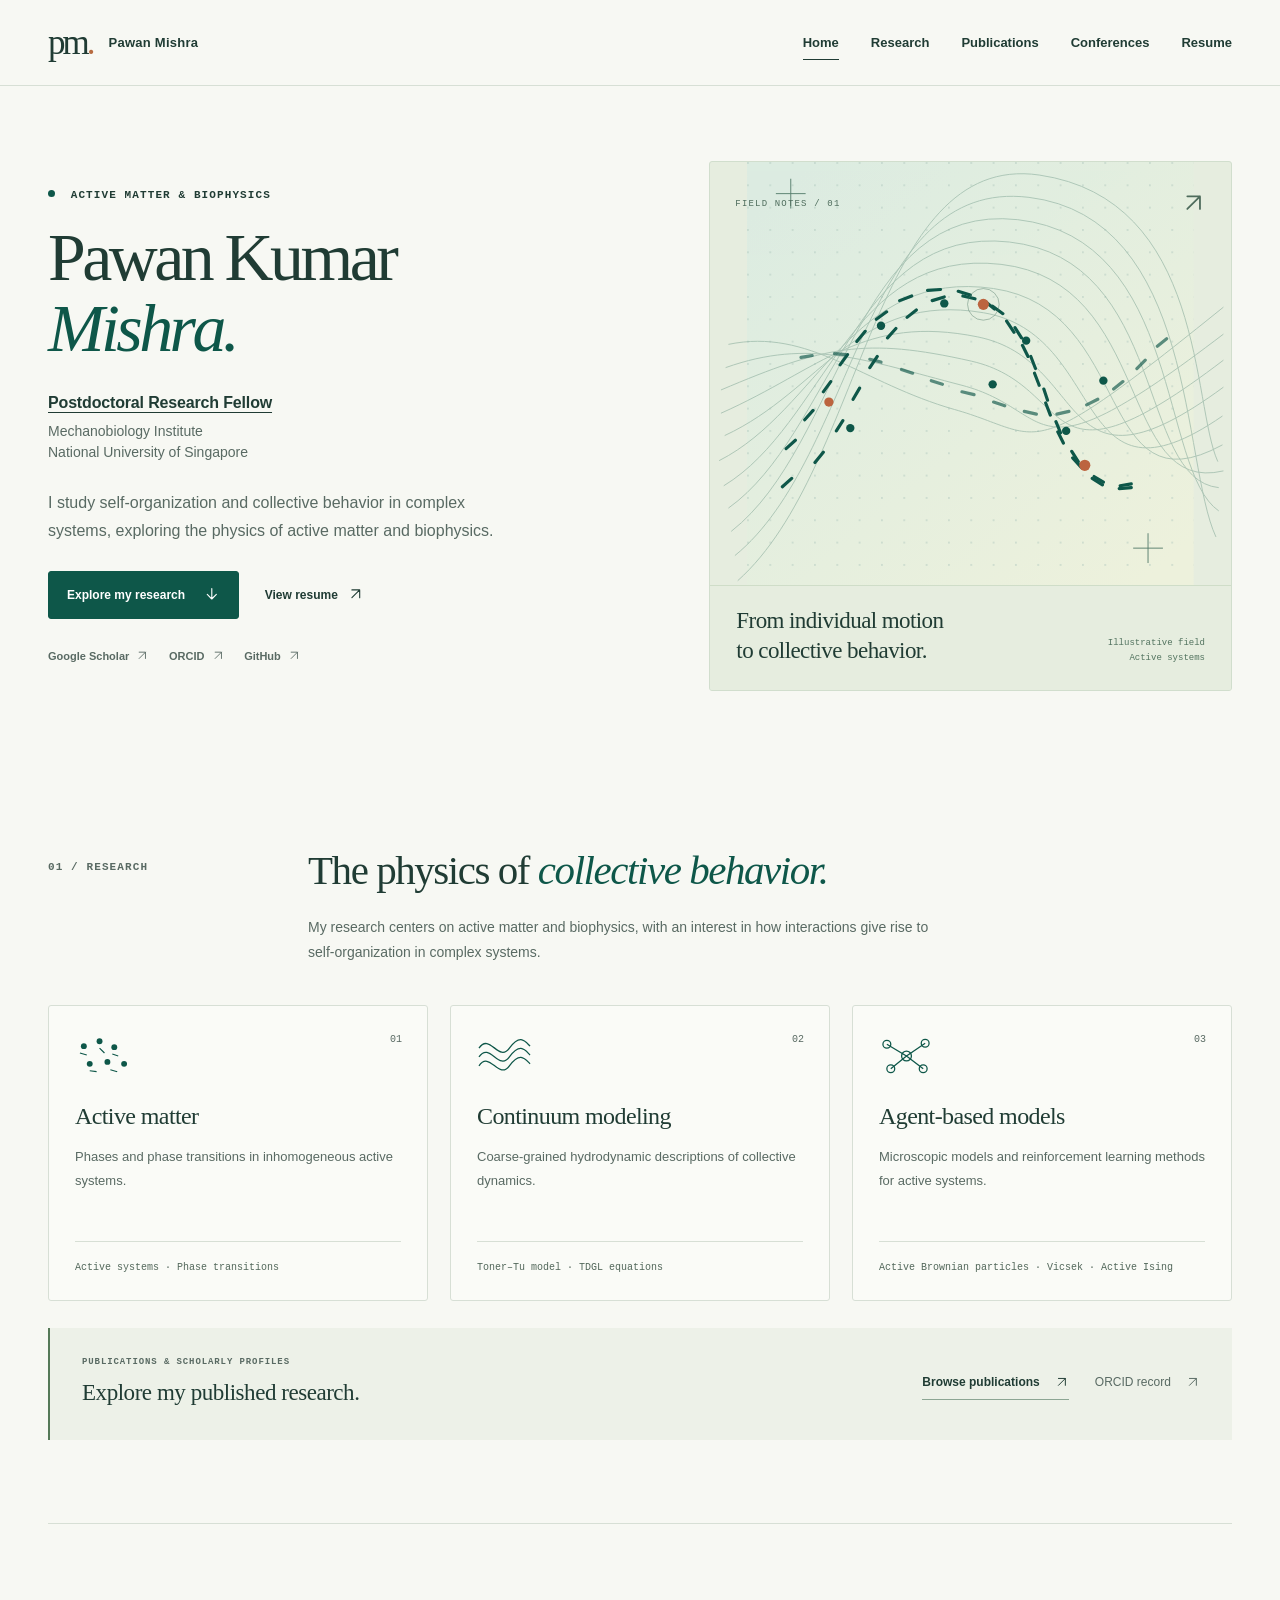
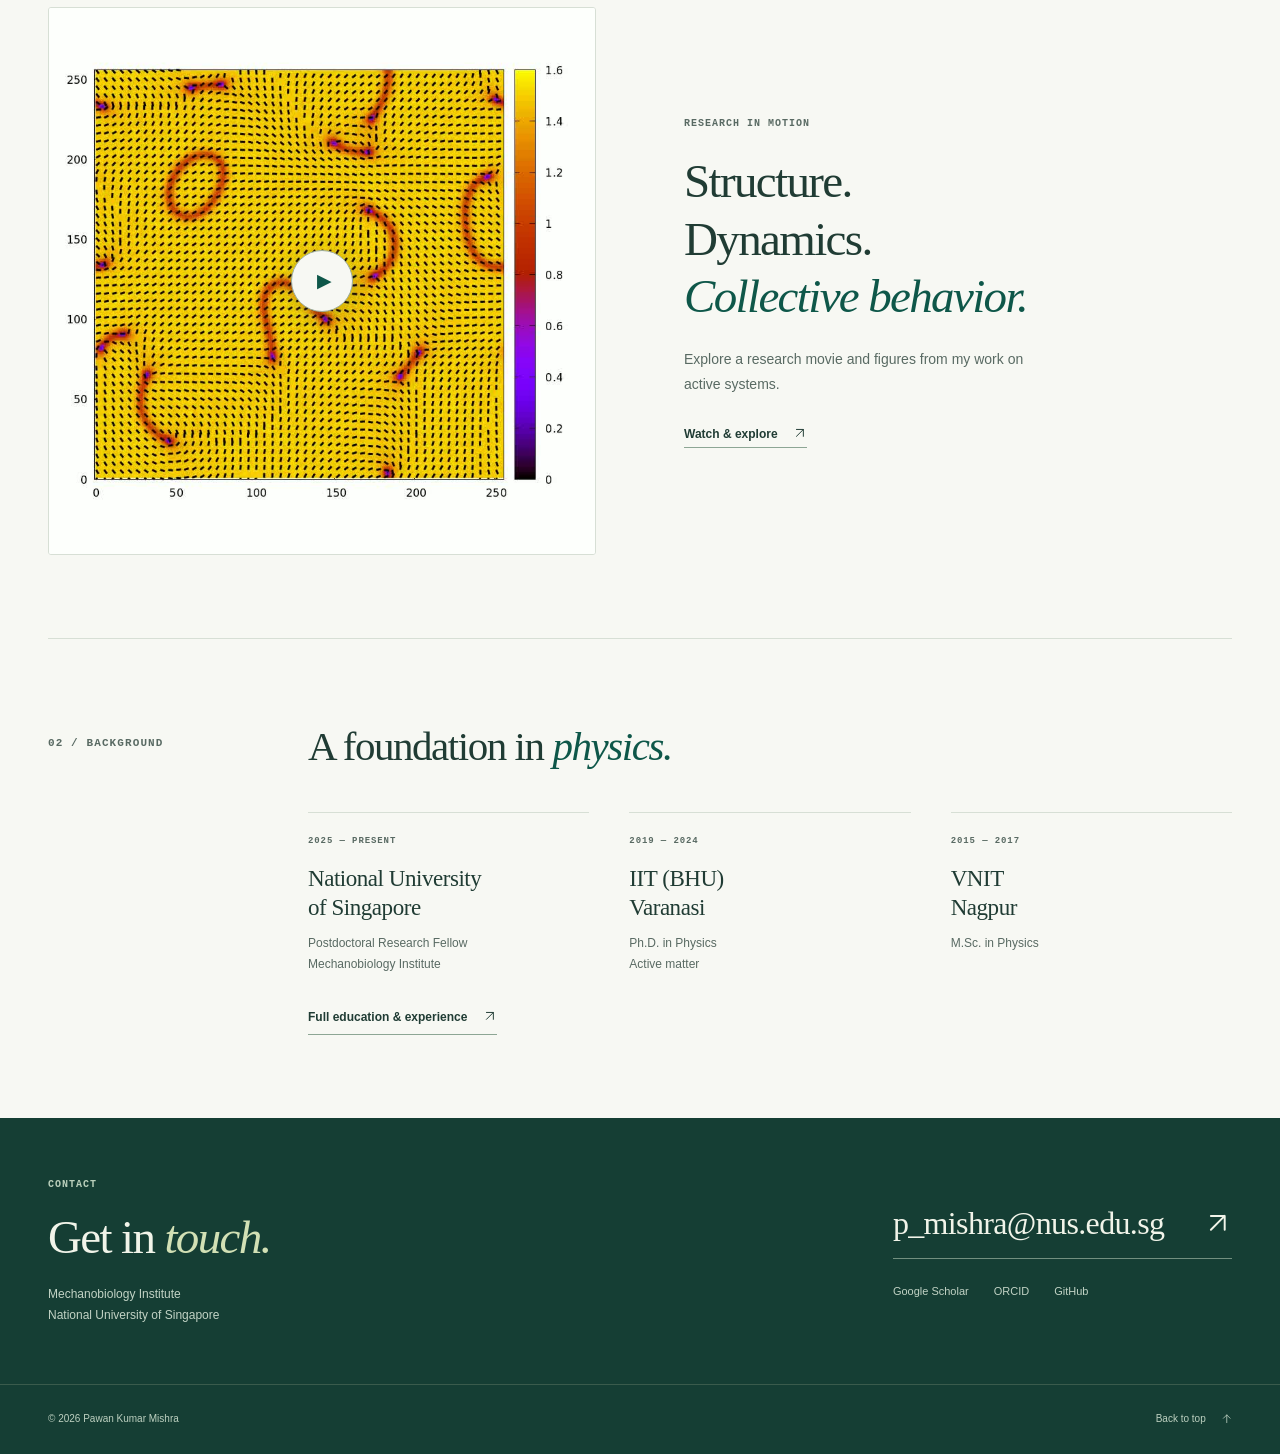
<file: index.html>
<!DOCTYPE html>
<html lang="en">
<head>
  <meta charset="utf-8">
  <meta name="viewport" content="width=device-width, initial-scale=1">
  <meta name="description" content="Pawan Kumar Mishra, Postdoctoral Research Fellow at MBI, National University of Singapore. Research, publications, conferences, and resume.">
  <meta name="theme-color" content="#f7f8f3">
  <meta property="og:type" content="website">
  <meta property="og:title" content="Active Matter &amp; Biophysics | Pawan Kumar Mishra">
  <meta property="og:description" content="Pawan Kumar Mishra, Postdoctoral Research Fellow at MBI, National University of Singapore. Research, publications, conferences, and resume.">
  <meta property="og:url" content="https://pawanresearch.github.io/pawan-portfolio/">
  <title>Active Matter & Biophysics | Pawan Kumar Mishra</title>
  <link rel="canonical" href="https://pawanresearch.github.io/pawan-portfolio/">
  <link rel="icon" href="favicon.svg" type="image/svg+xml">
  <link rel="stylesheet" href="styles.css?v=20261004-5">
  <script src="script.js" defer></script>
</head>
<body class="" id="top"><a class="skip-link" href="#main">Skip to content</a><header class="site-header"><div class="container header-inner"><a class="wordmark" href="index.html" aria-label="Pawan Kumar Mishra, home"><span class="monogram" aria-hidden="true">pm<span>.</span></span><span class="wordmark-name">Pawan Mishra</span></a><nav aria-label="Main navigation"><a href="index.html" aria-current="page">Home</a><a href="research.html">Research</a><a href="publications.html">Publications</a><a href="conferences.html">Conferences</a><a href="resume.html">Resume</a></nav></div></header><main id="main"><section class="hero container" id="home-intro" aria-labelledby="page-title">
      <div class="hero-copy">
        <p class="eyebrow"><span class="small-dot" aria-hidden="true"></span> Active matter &amp; biophysics</p>
        <h1 id="page-title">Pawan Kumar<br> <em>Mishra.</em></h1>
        <p class="hero-role"><a href="https://www.mbi.nus.edu.sg/research-fellow/pawan-kumar-mishra/" target="_blank" rel="noopener noreferrer">Postdoctoral Research Fellow<span class="sr-only"> (opens in a new tab)</span></a></p>
        <p class="hero-institution">Mechanobiology Institute<br> National University of Singapore</p>
        <p class="hero-intro">I study self-organization and collective behavior in complex systems, exploring the physics of active matter and biophysics.</p>
        <div class="hero-actions">
          <a class="button button-primary" href="research.html">Explore my research <span aria-hidden="true"><svg class="inline-arrow" width="14" height="14" viewBox="0 0 24 24" fill="none" stroke="currentColor" stroke-width="1.7" stroke-linecap="round" stroke-linejoin="round" aria-hidden="true"><path d="M12 4v16M5 13l7 7 7-7"/></svg></span></a>
          <a class="button button-quiet" href="resume.html">View resume <span aria-hidden="true"><svg class="inline-arrow" width="14" height="14" viewBox="0 0 24 24" fill="none" stroke="currentColor" stroke-width="1.7" stroke-linecap="round" stroke-linejoin="round" aria-hidden="true"><path d="M6 18 18 6M6 6h12v12"/></svg></span></a>
        </div>
        <div class="profile-links" aria-label="Research profiles">
          <a href="https://scholar.google.com/citations?user=xkBQyVsAAAAJ&amp;hl=en" target="_blank" rel="noopener noreferrer">Google Scholar <span aria-hidden="true"><svg class="inline-arrow" width="14" height="14" viewBox="0 0 24 24" fill="none" stroke="currentColor" stroke-width="1.7" stroke-linecap="round" stroke-linejoin="round" aria-hidden="true"><path d="M6 18 18 6M6 6h12v12"/></svg></span><span class="sr-only"> (opens in a new tab)</span></a>
          <a href="https://orcid.org/0000-0001-9460-7599" target="_blank" rel="noopener noreferrer">ORCID <span aria-hidden="true"><svg class="inline-arrow" width="14" height="14" viewBox="0 0 24 24" fill="none" stroke="currentColor" stroke-width="1.7" stroke-linecap="round" stroke-linejoin="round" aria-hidden="true"><path d="M6 18 18 6M6 6h12v12"/></svg></span><span class="sr-only"> (opens in a new tab)</span></a>
          <a href="https://github.com/pawanresearch" target="_blank" rel="noopener noreferrer">GitHub <span aria-hidden="true"><svg class="inline-arrow" width="14" height="14" viewBox="0 0 24 24" fill="none" stroke="currentColor" stroke-width="1.7" stroke-linecap="round" stroke-linejoin="round" aria-hidden="true"><path d="M6 18 18 6M6 6h12v12"/></svg></span><span class="sr-only"> (opens in a new tab)</span></a>
        </div>
      </div>
      <figure class="research-art" aria-label="Decorative illustration of a collective particle field">
        <div class="art-topline" aria-hidden="true"><span>FIELD NOTES / 01</span><span><svg class="inline-arrow" width="14" height="14" viewBox="0 0 24 24" fill="none" stroke="currentColor" stroke-width="1.7" stroke-linecap="round" stroke-linejoin="round" aria-hidden="true"><path d="M6 18 18 6M6 6h12v12"/></svg></span></div>
        <svg class="particle-field" viewBox="0 0 480 460" fill="none" aria-hidden="true">
          <defs>
            <pattern id="dot-grid" x="0" y="0" width="24" height="24" patternUnits="userSpaceOnUse"><circle cx="1" cy="1" r="1" fill="#adc6bc" opacity=".6"/></pattern>
            <linearGradient id="field-shade" x1="70" y1="0" x2="440" y2="440" gradientUnits="userSpaceOnUse"><stop stop-color="#dcece1"/><stop offset="1" stop-color="#edf1dc"/></linearGradient>
          </defs>
          <rect width="480" height="460" fill="url(#field-shade)"/>
          <rect width="480" height="460" fill="url(#dot-grid)"/>
          <g stroke="#93b3a3" stroke-width="1" opacity=".7">
            <path d="M-25 348C85 281 109 91 273 110s125 249 239 222"/>
            <path d="M-20 372C92 292 112 67 282 86s137 255 225 264"/>
            <path d="M-17 397C103 303 114 42 291 62s152 269 216 313"/>
            <path d="M-13 423C118 316 123 16 303 38s164 285 201 365"/>
            <path d="M-10 450C127 328 135-12 314 14s164 247 192 308"/>
            <path d="M-30 321C78 266 113 114 265 136s109 243 246 168"/>
            <path d="M-24 294C80 246 118 139 254 162s93 224 257 111"/>
            <path d="M-28 270C80 222 125 163 248 188s83 187 264 54"/>
            <path d="M-28 245C83 198 126 188 241 214s69 153 271-1"/>
            <path d="M-23 221C67 189 127 213 231 240s65 110 281-55"/>
            <path d="M-20 196C67 178 124 238 223 266s71 66 289-110"/>
          </g>
          <g stroke="#0e5749" stroke-linecap="round" stroke-width="3.4">
            <path d="m42 308 10-9m10-22 9-10m11-20 8-11m10-18 8-11m10-14 9-11m12-13 11-8m14-12 13-5m17-6 14-1m19 2 13 4m16 7 10 8m13 13 8 12m9 14 6 12m7 18 5 13m7 19 5 13m8 18 6 12m10 16 9 10m12 12 11 7m18 4 13-1"/>
            <path d="m38 349 10-9m25-17 9-11m14-23 7-11m11-23 7-12m11-22 8-12m11-20 9-10m12-12 10-8m17-10 13-4m20-1 13 3m19 8 11 8m13 15 7 11m10 20 5 13m9 22 4 12m9 23 5 12m12 20 7 11m17 16 10 6m18 4 12-2"/>
            <path d="m58 210 12-2m24-2 12 1m26 5 12 3m22 8 12 4m20 8 12 4m21 8 13 3m21 8 12 4m21 6 13 3m22 0 13-3m19-7 12-6m17-11 10-8m15-14 9-9m13-15 10-8" opacity=".65"/>
          </g>
          <g fill="#0e5749"><circle cx="144" cy="176" r="4.5"/><circle cx="212" cy="152" r="4.5"/><circle cx="300" cy="192" r="4.5"/><circle cx="343" cy="289" r="4.5"/><circle cx="111" cy="286" r="4.5"/><circle cx="264" cy="239" r="4.5"/><circle cx="383" cy="235" r="4.5"/></g>
          <g fill="#bc643f"><circle cx="254" cy="153" r="6"/><circle cx="88" cy="258" r="5"/><circle cx="363" cy="326" r="6"/></g>
          <g stroke="#587e6d" stroke-width="1"><path d="M31 34h32M47 18v32M415 415h32M431 399v32"/><circle cx="254" cy="153" r="17" opacity=".5"/></g>
        </svg>
        <figcaption><span>From individual motion<br> to collective behavior.</span><span class="art-caption-note">Illustrative field<br> Active systems</span></figcaption>
      </figure>
    </section><section class="section container" id="research" aria-labelledby="research-heading">
      <div class="section-heading"><p class="eyebrow section-index">01 / Research</p><div><h2 id="research-heading">The physics of <em>collective behavior.</em></h2><p class="section-intro">My research centers on active matter and biophysics, with an interest in how interactions give rise to self-organization in complex systems.</p></div></div>
      <div class="research-grid">
        <article class="research-card"><span class="card-number" aria-hidden="true">01</span><svg class="topic-icon" viewBox="0 0 56 40" aria-hidden="true"><g fill="currentColor"><circle cx="9" cy="11" r="3"/><circle cx="25" cy="6" r="3"/><circle cx="40" cy="12" r="3"/><circle cx="15" cy="29" r="3"/><circle cx="33" cy="27" r="3"/><circle cx="50" cy="29" r="3"/></g><g stroke="currentColor" stroke-width="1.2"><path d="m5 18 7 2m13-7 5 5m8 1 6 2m-29 15 7 1m14-2 7 2"/></g></svg><h3>Active matter</h3><p>Phases and phase transitions in inhomogeneous active systems.</p><div class="card-topics">Active systems · Phase transitions</div></article>
        <article class="research-card"><span class="card-number" aria-hidden="true">02</span><svg class="topic-icon" viewBox="0 0 56 40" aria-hidden="true"><g stroke="currentColor" fill="none" stroke-width="1.3"><path d="M2 13C13-3 22 28 33 13S49 6 54 11M2 22C13 6 22 37 33 22s16-7 21-2M2 31C13 15 22 46 33 31s16-7 21-2"/></g></svg><h3>Continuum modeling</h3><p>Coarse-grained hydrodynamic descriptions of collective dynamics.</p><div class="card-topics">Toner–Tu model · TDGL equations</div></article>
        <article class="research-card"><span class="card-number" aria-hidden="true">03</span><svg class="topic-icon" viewBox="0 0 56 40" aria-hidden="true"><g stroke="currentColor" stroke-width="1.3" fill="none"><path d="m8 9 20 12L47 8M28 21 12 34m16-13 17 13"/><circle cx="8" cy="9" r="4"/><circle cx="28" cy="21" r="5"/><circle cx="47" cy="8" r="4"/><circle cx="12" cy="34" r="4"/><circle cx="45" cy="34" r="4"/></g></svg><h3>Agent-based models</h3><p>Microscopic models and reinforcement learning methods for active systems.</p><div class="card-topics">Active Brownian particles · Vicsek · Active Ising</div></article>
      </div>
      <div class="publications-callout"><div><p class="eyebrow">Publications &amp; scholarly profiles</p><p>Explore my published research.</p></div><div class="publication-links"><a class="text-link" href="publications.html">Browse publications <span aria-hidden="true"><svg class="inline-arrow" width="14" height="14" viewBox="0 0 24 24" fill="none" stroke="currentColor" stroke-width="1.7" stroke-linecap="round" stroke-linejoin="round" aria-hidden="true"><path d="M6 18 18 6M6 6h12v12"/></svg></span></a><a class="text-link secondary-link" href="https://orcid.org/0000-0001-9460-7599" target="_blank" rel="noopener noreferrer">ORCID record <span aria-hidden="true"><svg class="inline-arrow" width="14" height="14" viewBox="0 0 24 24" fill="none" stroke="currentColor" stroke-width="1.7" stroke-linecap="round" stroke-linejoin="round" aria-hidden="true"><path d="M6 18 18 6M6 6h12v12"/></svg></span><span class="sr-only"> (opens in a new tab)</span></a></div></div>
    </section><section class="section container home-film"><a class="film-preview" href="research.html#research-movie" aria-label="Watch the research movie"><img src="assets/research-movie-poster.jpg" alt="Still from the research movie, showing an evolving field and local orientations" width="800" height="800" loading="lazy"><span class="play-marker" aria-hidden="true">▶</span></a><div><p class="eyebrow">Research in motion</p><h2>Structure.<br> Dynamics.<br> <em>Collective behavior.</em></h2><p>Explore a research movie and figures from my work on active systems.</p><a class="text-link" href="research.html#research-movie">Watch &amp; explore <span aria-hidden="true"><svg class="inline-arrow" width="14" height="14" viewBox="0 0 24 24" fill="none" stroke="currentColor" stroke-width="1.7" stroke-linecap="round" stroke-linejoin="round" aria-hidden="true"><path d="M6 18 18 6M6 6h12v12"/></svg></span></a></div></section><section class="section container home-journey"><div class="section-heading"><p class="eyebrow section-index">02 / Background</p><div><h2>A foundation in <em>physics.</em></h2></div></div><div class="journey-grid"><article><p class="eyebrow">2025 — Present</p><h3>National University<br> of Singapore</h3><p>Postdoctoral Research Fellow<br> Mechanobiology Institute</p></article><article><p class="eyebrow">2019 — 2024</p><h3>IIT (BHU)<br> Varanasi</h3><p>Ph.D. in Physics<br> Active matter</p></article><article><p class="eyebrow">2015 — 2017</p><h3>VNIT<br> Nagpur</h3><p>M.Sc. in Physics</p></article></div><a class="text-link journey-link" href="resume.html">Full education &amp; experience <span aria-hidden="true"><svg class="inline-arrow" width="14" height="14" viewBox="0 0 24 24" fill="none" stroke="currentColor" stroke-width="1.7" stroke-linecap="round" stroke-linejoin="round" aria-hidden="true"><path d="M6 18 18 6M6 6h12v12"/></svg></span></a></section><section class="contact-section" id="contact" aria-labelledby="contact-heading"><div class="container contact-inner"><div><p class="eyebrow">Contact</p><h2 id="contact-heading">Get in <em>touch.</em></h2><p>Mechanobiology Institute<br> National University of Singapore</p></div><div class="contact-details"><a class="email-link" href="mailto:p_mishra@nus.edu.sg">p_mishra@nus.edu.sg <span aria-hidden="true"><svg class="inline-arrow" width="14" height="14" viewBox="0 0 24 24" fill="none" stroke="currentColor" stroke-width="1.7" stroke-linecap="round" stroke-linejoin="round" aria-hidden="true"><path d="M6 18 18 6M6 6h12v12"/></svg></span></a><div class="contact-profiles"><a href="https://scholar.google.com/citations?user=xkBQyVsAAAAJ&amp;hl=en" target="_blank" rel="noopener noreferrer">Google Scholar<span class="sr-only"> (opens in a new tab)</span></a><a href="https://orcid.org/0000-0001-9460-7599" target="_blank" rel="noopener noreferrer">ORCID<span class="sr-only"> (opens in a new tab)</span></a><a href="https://github.com/pawanresearch" target="_blank" rel="noopener noreferrer">GitHub<span class="sr-only"> (opens in a new tab)</span></a></div></div></div></section></main><footer class="site-footer"><div class="container footer-inner"><p>© <span id="copyright-year">2026</span> Pawan Kumar Mishra</p><a href="#top">Back to top <span aria-hidden="true"><svg class="inline-arrow" width="14" height="14" viewBox="0 0 24 24" fill="none" stroke="currentColor" stroke-width="1.7" stroke-linecap="round" stroke-linejoin="round" aria-hidden="true"><path d="M12 20V4M5 11l7-7 7 7"/></svg></span></a></div></footer></body></html>
</file>
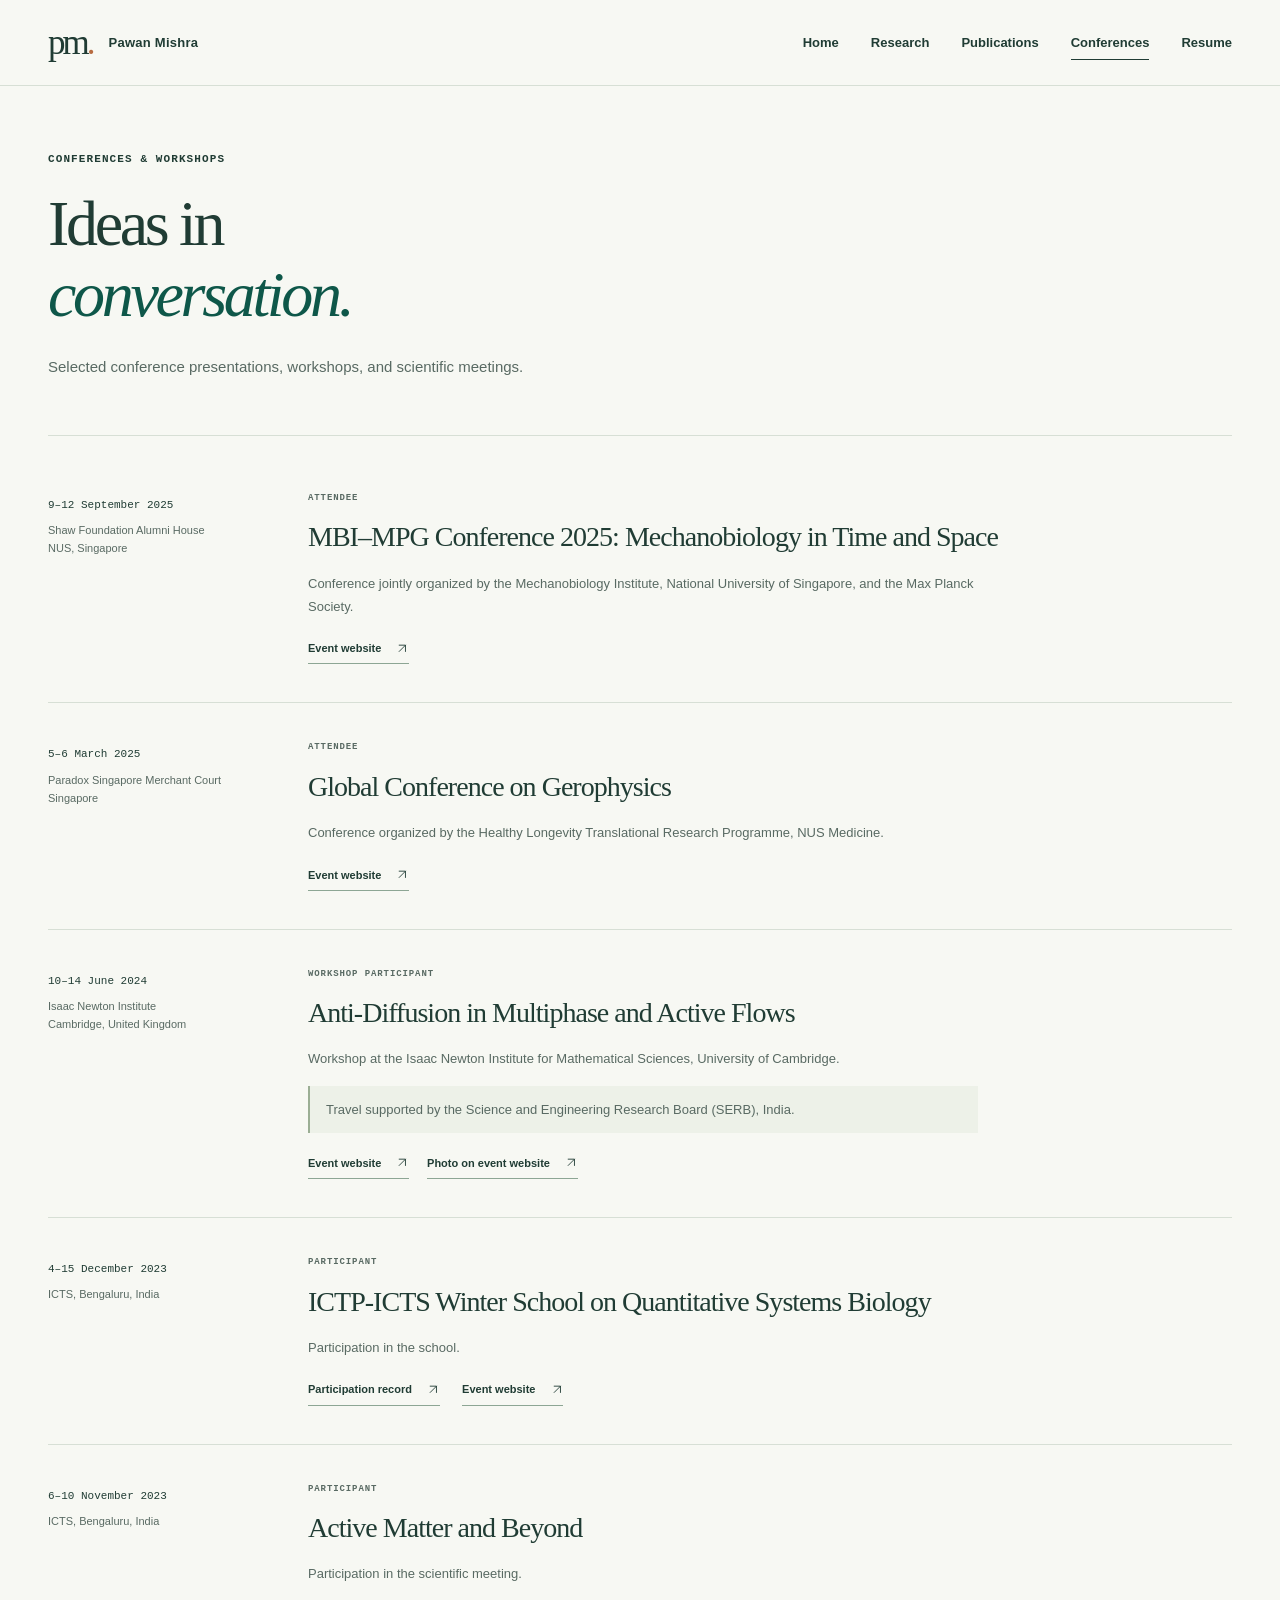
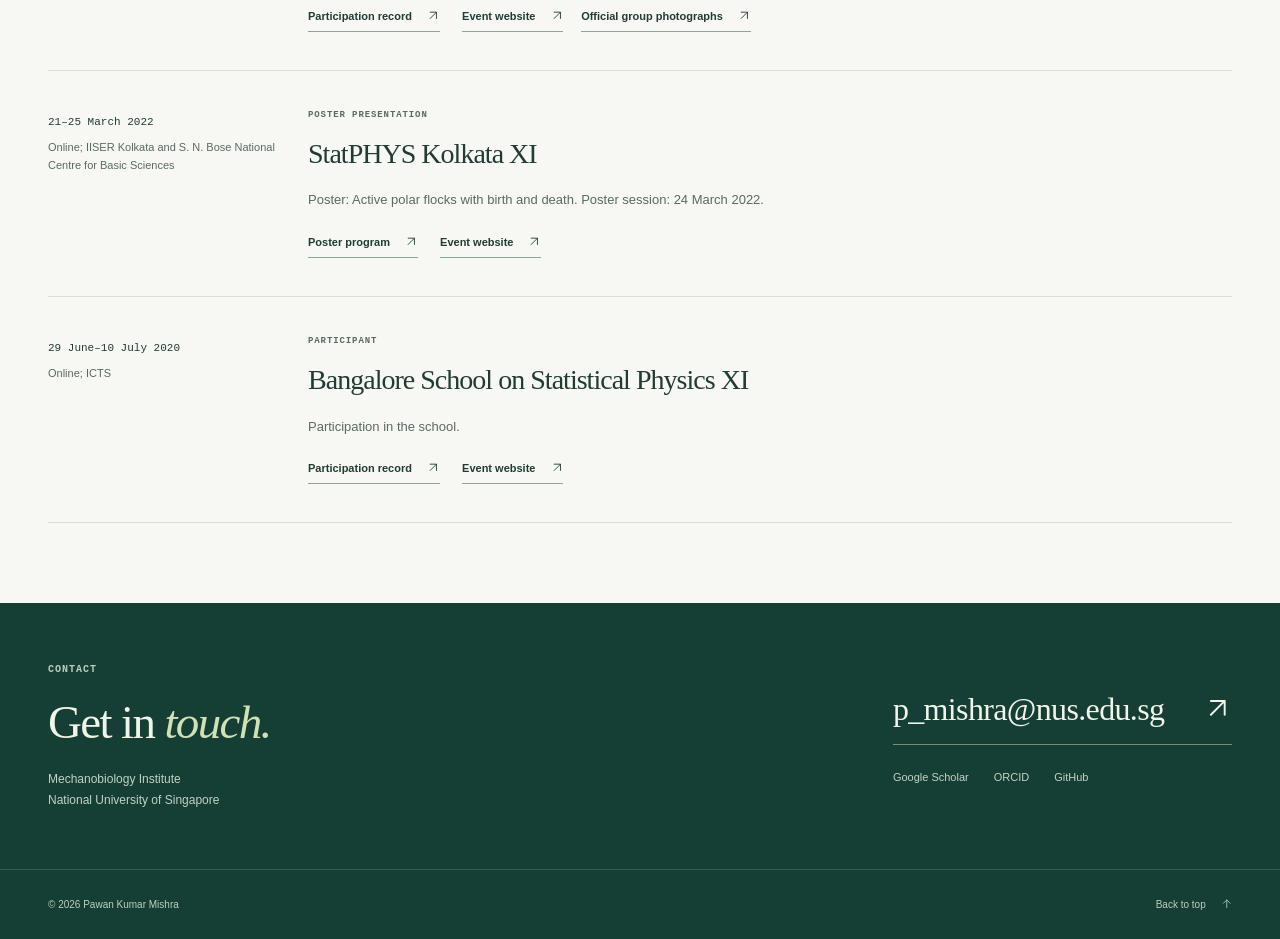
<file: conferences.html>
<!DOCTYPE html>
<html lang="en">
<head>
  <meta charset="utf-8">
  <meta name="viewport" content="width=device-width, initial-scale=1">
  <meta name="description" content="Conferences, workshops, and scientific meetings involving Pawan Kumar Mishra.">
  <meta name="theme-color" content="#f7f8f3">
  <meta property="og:type" content="website">
  <meta property="og:title" content="Conferences | Pawan Kumar Mishra">
  <meta property="og:description" content="Conferences, workshops, and scientific meetings involving Pawan Kumar Mishra.">
  <meta property="og:url" content="https://pawanresearch.github.io/pawan-portfolio/conferences.html">
  <title>Conferences | Pawan Kumar Mishra</title>
  <link rel="canonical" href="https://pawanresearch.github.io/pawan-portfolio/conferences.html">
  <link rel="icon" href="favicon.svg" type="image/svg+xml">
  <link rel="stylesheet" href="styles.css?v=20261004-5">
  <script src="script.js" defer></script>
</head>
<body class="" id="top"><a class="skip-link" href="#main">Skip to content</a><header class="site-header"><div class="container header-inner"><a class="wordmark" href="index.html" aria-label="Pawan Kumar Mishra, home"><span class="monogram" aria-hidden="true">pm<span>.</span></span><span class="wordmark-name">Pawan Mishra</span></a><nav aria-label="Main navigation"><a href="index.html">Home</a><a href="research.html">Research</a><a href="publications.html">Publications</a><a href="conferences.html" aria-current="page">Conferences</a><a href="resume.html">Resume</a></nav></div></header><main id="main"><section class="page-hero container"><div><p class="eyebrow">Conferences & workshops</p><h1>Ideas in<br> <em>conversation.</em></h1><p class="page-intro">Selected conference presentations, workshops, and scientific meetings.</p></div></section><section class="container conference-section" aria-label="Conferences and workshops"><article class="conference-item" id="mbi-mpg-2025"><div class="conference-date"><span>9–12 September 2025</span><span>Shaw Foundation Alumni House<br> NUS, Singapore</span></div><div><p class="eyebrow">Attendee</p><h2>MBI–MPG Conference 2025: Mechanobiology in Time and Space</h2><p>Conference jointly organized by the Mechanobiology Institute, National University of Singapore, and the Max Planck Society.</p><a class="text-link" href="https://www.mbi.nus.edu.sg/events/mbiconf2025/" target="_blank" rel="noopener noreferrer">Event website <span aria-hidden="true"><svg class="inline-arrow" width="14" height="14" viewBox="0 0 24 24" fill="none" stroke="currentColor" stroke-width="1.7" stroke-linecap="round" stroke-linejoin="round" aria-hidden="true"><path d="M6 18 18 6M6 6h12v12"/></svg></span><span class="sr-only"> (opens in a new tab)</span></a></div></article><article class="conference-item" id="gerophysics-2025"><div class="conference-date"><span>5–6 March 2025</span><span>Paradox Singapore Merchant Court<br> Singapore</span></div><div><p class="eyebrow">Attendee</p><h2>Global Conference on Gerophysics</h2><p>Conference organized by the Healthy Longevity Translational Research Programme, NUS Medicine.</p><a class="text-link" href="https://medicine.nus.edu.sg/trp/healthy-longevity/events/global-conference-on-gerophysics/" target="_blank" rel="noopener noreferrer">Event website <span aria-hidden="true"><svg class="inline-arrow" width="14" height="14" viewBox="0 0 24 24" fill="none" stroke="currentColor" stroke-width="1.7" stroke-linecap="round" stroke-linejoin="round" aria-hidden="true"><path d="M6 18 18 6M6 6h12v12"/></svg></span><span class="sr-only"> (opens in a new tab)</span></a></div></article><article class="conference-item" id="adiw04-2024"><div class="conference-date"><span>10–14 June 2024</span><span>Isaac Newton Institute<br> Cambridge, United Kingdom</span></div><div><p class="eyebrow">Workshop participant</p><h2>Anti-Diffusion in Multiphase and Active Flows</h2><p>Workshop at the Isaac Newton Institute for Mathematical Sciences, University of Cambridge.</p><p class="conference-support">Travel supported by the Science and Engineering Research Board (SERB), India.</p><a class="text-link" href="https://www.newton.ac.uk/event/adiw04/" target="_blank" rel="noopener noreferrer">Event website <span aria-hidden="true"><svg class="inline-arrow" width="14" height="14" viewBox="0 0 24 24" fill="none" stroke="currentColor" stroke-width="1.7" stroke-linecap="round" stroke-linejoin="round" aria-hidden="true"><path d="M6 18 18 6M6 6h12v12"/></svg></span><span class="sr-only"> (opens in a new tab)</span></a><a class="text-link event-link" href="https://www.newton.ac.uk/event/adiw04/#coverimage-2" target="_blank" rel="noopener noreferrer">Photo on event website <span aria-hidden="true"><svg class="inline-arrow" width="14" height="14" viewBox="0 0 24 24" fill="none" stroke="currentColor" stroke-width="1.7" stroke-linecap="round" stroke-linejoin="round" aria-hidden="true"><path d="M6 18 18 6M6 6h12v12"/></svg></span><span class="sr-only"> (opens in a new tab)</span></a></div></article><article class="conference-item"><div class="conference-date"><span>4–15 December 2023</span><span>ICTS, Bengaluru, India</span></div><div><p class="eyebrow">Participant</p><h2>ICTP-ICTS Winter School on Quantitative Systems Biology</h2><p>Participation in the school.</p><a class="text-link" href="https://iitbhu.ac.in/contents/institute/dean/doaa/doc/annual_report_english_2023-24.pdf#page=318" target="_blank" rel="noopener noreferrer">Participation record <span aria-hidden="true"><svg class="inline-arrow" width="14" height="14" viewBox="0 0 24 24" fill="none" stroke="currentColor" stroke-width="1.7" stroke-linecap="round" stroke-linejoin="round" aria-hidden="true"><path d="M6 18 18 6M6 6h12v12"/></svg></span><span class="sr-only"> (opens in a new tab)</span></a> <a class="text-link event-link" href="https://icts.res.in/program/QSB2023" target="_blank" rel="noopener noreferrer">Event website <span aria-hidden="true"><svg class="inline-arrow" width="14" height="14" viewBox="0 0 24 24" fill="none" stroke="currentColor" stroke-width="1.7" stroke-linecap="round" stroke-linejoin="round" aria-hidden="true"><path d="M6 18 18 6M6 6h12v12"/></svg></span><span class="sr-only"> (opens in a new tab)</span></a></div></article><article class="conference-item" id="amab-2023"><div class="conference-date"><span>6–10 November 2023</span><span>ICTS, Bengaluru, India</span></div><div><p class="eyebrow">Participant</p><h2>Active Matter and Beyond</h2><p>Participation in the scientific meeting.</p><a class="text-link" href="https://iitbhu.ac.in/contents/institute/dean/doaa/doc/annual_report_english_2023-24.pdf#page=318" target="_blank" rel="noopener noreferrer">Participation record <span aria-hidden="true"><svg class="inline-arrow" width="14" height="14" viewBox="0 0 24 24" fill="none" stroke="currentColor" stroke-width="1.7" stroke-linecap="round" stroke-linejoin="round" aria-hidden="true"><path d="M6 18 18 6M6 6h12v12"/></svg></span><span class="sr-only"> (opens in a new tab)</span></a> <a class="text-link event-link" href="https://www.icts.res.in/discussion-meeting/amab2023" target="_blank" rel="noopener noreferrer">Event website <span aria-hidden="true"><svg class="inline-arrow" width="14" height="14" viewBox="0 0 24 24" fill="none" stroke="currentColor" stroke-width="1.7" stroke-linecap="round" stroke-linejoin="round" aria-hidden="true"><path d="M6 18 18 6M6 6h12v12"/></svg></span><span class="sr-only"> (opens in a new tab)</span></a><a class="text-link event-link" href="https://www.icts.res.in/discussion-meeting/amab2023/gallery" target="_blank" rel="noopener noreferrer">Official group photographs <span aria-hidden="true"><svg class="inline-arrow" width="14" height="14" viewBox="0 0 24 24" fill="none" stroke="currentColor" stroke-width="1.7" stroke-linecap="round" stroke-linejoin="round" aria-hidden="true"><path d="M6 18 18 6M6 6h12v12"/></svg></span><span class="sr-only"> (opens in a new tab)</span></a></div></article><article class="conference-item"><div class="conference-date"><span>21–25 March 2022</span><span>Online; IISER Kolkata and S. N. Bose National Centre for Basic Sciences</span></div><div><p class="eyebrow">Poster presentation</p><h2>StatPHYS Kolkata XI</h2><p>Poster: Active polar flocks with birth and death. Poster session: 24 March 2022.</p><a class="text-link" href="https://sites.google.com/iiserkol.ac.in/statphys/program/posters" target="_blank" rel="noopener noreferrer">Poster program <span aria-hidden="true"><svg class="inline-arrow" width="14" height="14" viewBox="0 0 24 24" fill="none" stroke="currentColor" stroke-width="1.7" stroke-linecap="round" stroke-linejoin="round" aria-hidden="true"><path d="M6 18 18 6M6 6h12v12"/></svg></span><span class="sr-only"> (opens in a new tab)</span></a> <a class="text-link event-link" href="https://sites.google.com/iiserkol.ac.in/statphys/home" target="_blank" rel="noopener noreferrer">Event website <span aria-hidden="true"><svg class="inline-arrow" width="14" height="14" viewBox="0 0 24 24" fill="none" stroke="currentColor" stroke-width="1.7" stroke-linecap="round" stroke-linejoin="round" aria-hidden="true"><path d="M6 18 18 6M6 6h12v12"/></svg></span><span class="sr-only"> (opens in a new tab)</span></a></div></article><article class="conference-item"><div class="conference-date"><span>29 June–10 July 2020</span><span>Online; ICTS</span></div><div><p class="eyebrow">Participant</p><h2>Bangalore School on Statistical Physics XI</h2><p>Participation in the school.</p><a class="text-link" href="https://www.icts.res.in/event/page/20021" target="_blank" rel="noopener noreferrer">Participation record <span aria-hidden="true"><svg class="inline-arrow" width="14" height="14" viewBox="0 0 24 24" fill="none" stroke="currentColor" stroke-width="1.7" stroke-linecap="round" stroke-linejoin="round" aria-hidden="true"><path d="M6 18 18 6M6 6h12v12"/></svg></span><span class="sr-only"> (opens in a new tab)</span></a> <a class="text-link event-link" href="https://www.icts.res.in/program/bssp2020" target="_blank" rel="noopener noreferrer">Event website <span aria-hidden="true"><svg class="inline-arrow" width="14" height="14" viewBox="0 0 24 24" fill="none" stroke="currentColor" stroke-width="1.7" stroke-linecap="round" stroke-linejoin="round" aria-hidden="true"><path d="M6 18 18 6M6 6h12v12"/></svg></span><span class="sr-only"> (opens in a new tab)</span></a></div></article></section><section class="contact-section" id="contact" aria-labelledby="contact-heading"><div class="container contact-inner"><div><p class="eyebrow">Contact</p><h2 id="contact-heading">Get in <em>touch.</em></h2><p>Mechanobiology Institute<br> National University of Singapore</p></div><div class="contact-details"><a class="email-link" href="mailto:p_mishra@nus.edu.sg">p_mishra@nus.edu.sg <span aria-hidden="true"><svg class="inline-arrow" width="14" height="14" viewBox="0 0 24 24" fill="none" stroke="currentColor" stroke-width="1.7" stroke-linecap="round" stroke-linejoin="round" aria-hidden="true"><path d="M6 18 18 6M6 6h12v12"/></svg></span></a><div class="contact-profiles"><a href="https://scholar.google.com/citations?user=xkBQyVsAAAAJ&amp;hl=en" target="_blank" rel="noopener noreferrer">Google Scholar<span class="sr-only"> (opens in a new tab)</span></a><a href="https://orcid.org/0000-0001-9460-7599" target="_blank" rel="noopener noreferrer">ORCID<span class="sr-only"> (opens in a new tab)</span></a><a href="https://github.com/pawanresearch" target="_blank" rel="noopener noreferrer">GitHub<span class="sr-only"> (opens in a new tab)</span></a></div></div></div></section></main><footer class="site-footer"><div class="container footer-inner"><p>© <span id="copyright-year">2026</span> Pawan Kumar Mishra</p><a href="#top">Back to top <span aria-hidden="true"><svg class="inline-arrow" width="14" height="14" viewBox="0 0 24 24" fill="none" stroke="currentColor" stroke-width="1.7" stroke-linecap="round" stroke-linejoin="round" aria-hidden="true"><path d="M12 20V4M5 11l7-7 7 7"/></svg></span></a></div></footer></body></html>
</file>
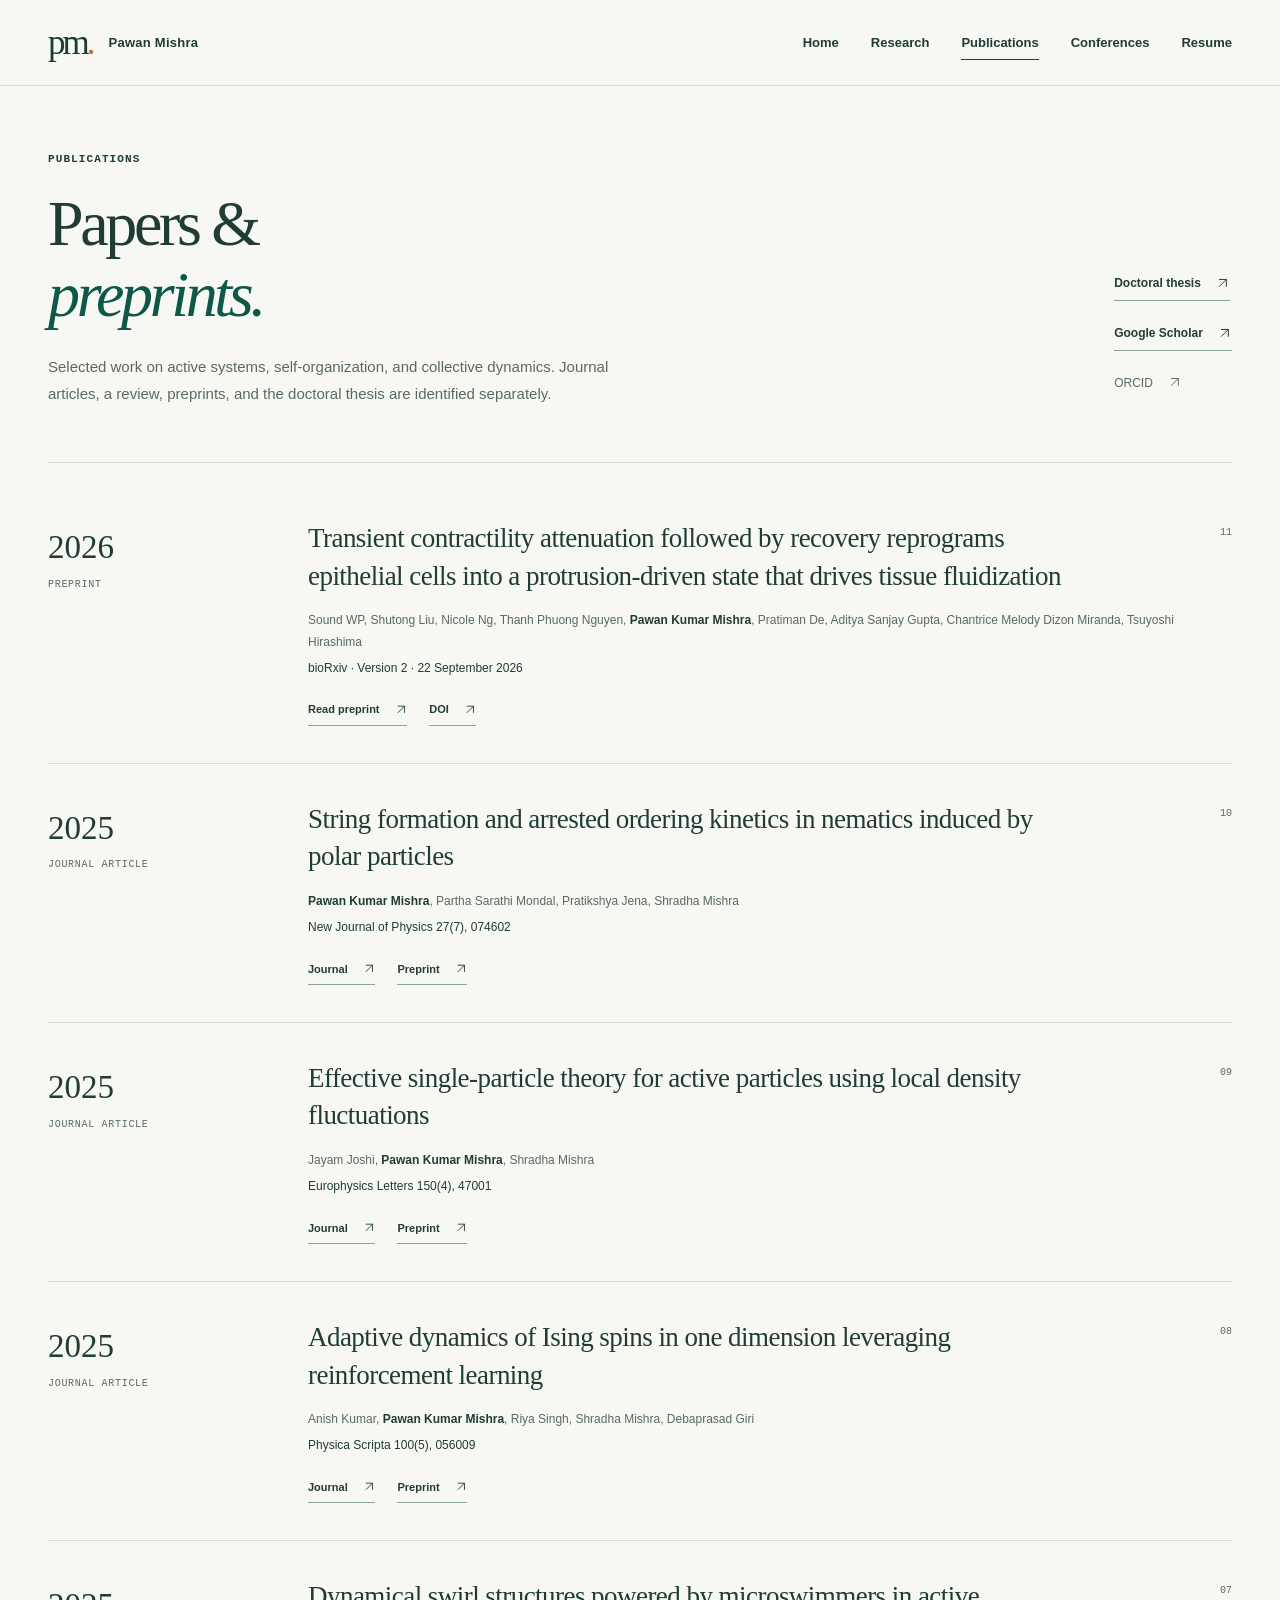
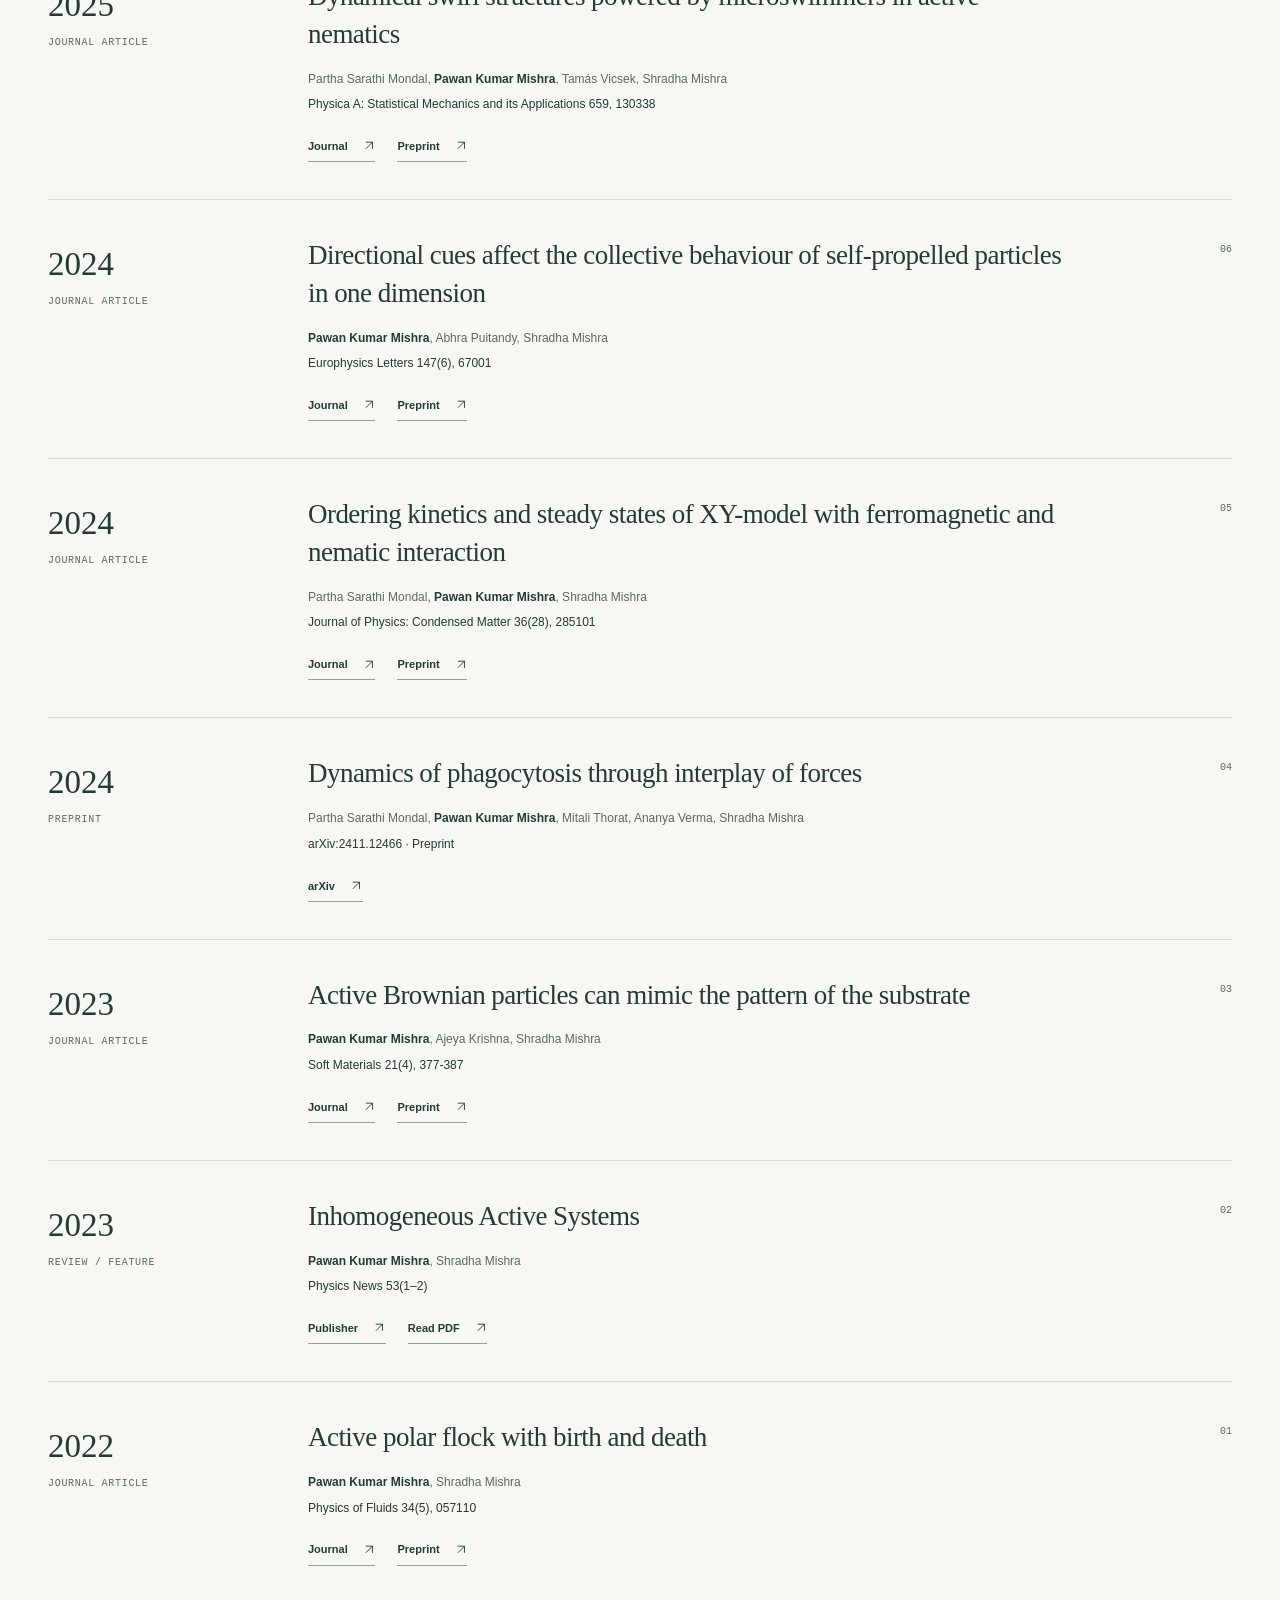
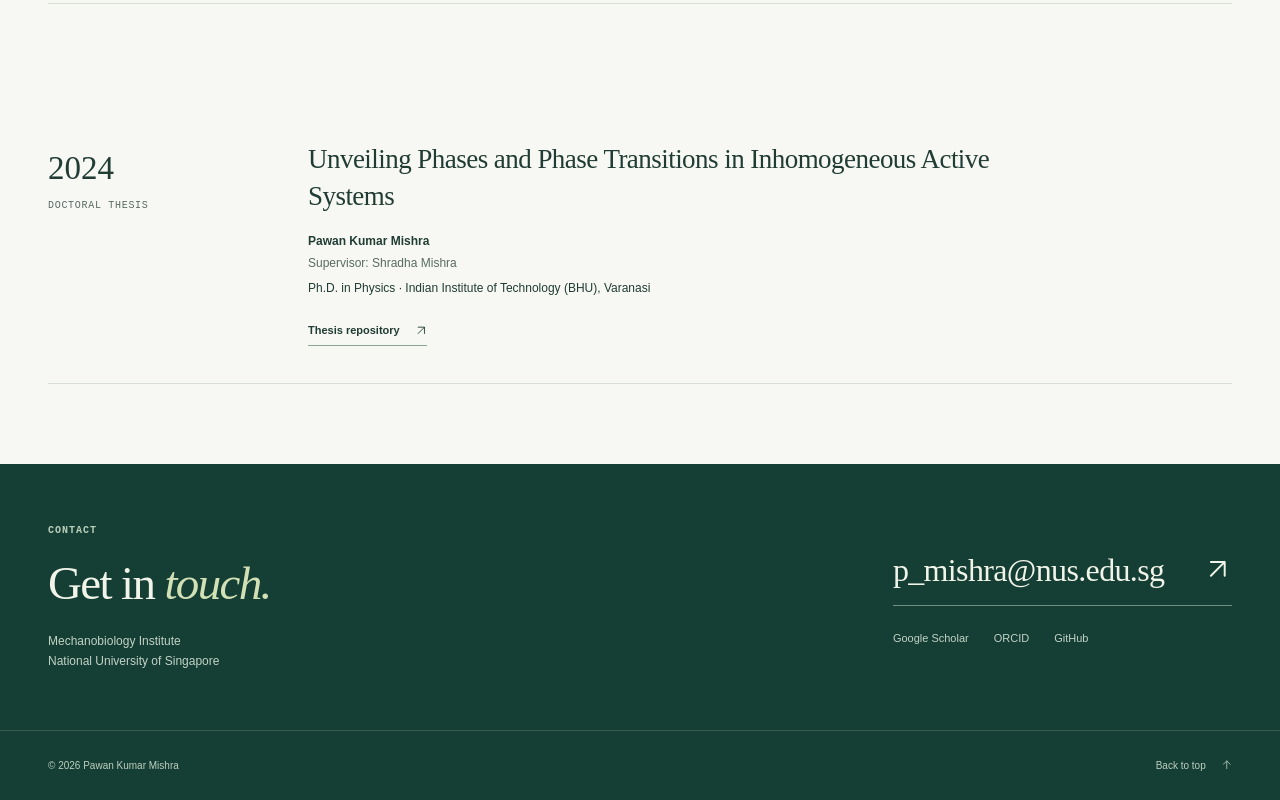
<file: publications.html>
<!DOCTYPE html>
<html lang="en">
<head>
  <meta charset="utf-8">
  <meta name="viewport" content="width=device-width, initial-scale=1">
  <meta name="description" content="Papers, preprints, and the doctoral thesis by Pawan Kumar Mishra in active matter and statistical physics.">
  <meta name="theme-color" content="#f7f8f3">
  <meta property="og:type" content="website">
  <meta property="og:title" content="Publications | Pawan Kumar Mishra">
  <meta property="og:description" content="Papers, preprints, and the doctoral thesis by Pawan Kumar Mishra in active matter and statistical physics.">
  <meta property="og:url" content="https://pawanresearch.github.io/pawan-portfolio/publications.html">
  <title>Publications | Pawan Kumar Mishra</title>
  <link rel="canonical" href="https://pawanresearch.github.io/pawan-portfolio/publications.html">
  <link rel="icon" href="favicon.svg" type="image/svg+xml">
  <link rel="stylesheet" href="styles.css?v=20261004-5">
  <script src="script.js" defer></script>
</head>
<body class="" id="top"><a class="skip-link" href="#main">Skip to content</a><header class="site-header"><div class="container header-inner"><a class="wordmark" href="index.html" aria-label="Pawan Kumar Mishra, home"><span class="monogram" aria-hidden="true">pm<span>.</span></span><span class="wordmark-name">Pawan Mishra</span></a><nav aria-label="Main navigation"><a href="index.html">Home</a><a href="research.html">Research</a><a href="publications.html" aria-current="page">Publications</a><a href="conferences.html">Conferences</a><a href="resume.html">Resume</a></nav></div></header><main id="main"><section class="page-hero container"><div><p class="eyebrow">Publications</p><h1>Papers &amp;<br> <em>preprints.</em></h1><p class="page-intro">Selected work on active systems, self-organization, and collective dynamics. Journal articles, a review, preprints, and the doctoral thesis are identified separately.</p></div><div class="page-hero-links"><a class="text-link" href="#doctoral-thesis">Doctoral thesis <span aria-hidden="true"><svg class="inline-arrow" width="14" height="14" viewBox="0 0 24 24" fill="none" stroke="currentColor" stroke-width="1.7" stroke-linecap="round" stroke-linejoin="round" aria-hidden="true"><path d="M6 18 18 6M6 6h12v12"/></svg></span></a><a class="text-link" href="https://scholar.google.com/citations?user=xkBQyVsAAAAJ&amp;hl=en" target="_blank" rel="noopener noreferrer">Google Scholar <span aria-hidden="true"><svg class="inline-arrow" width="14" height="14" viewBox="0 0 24 24" fill="none" stroke="currentColor" stroke-width="1.7" stroke-linecap="round" stroke-linejoin="round" aria-hidden="true"><path d="M6 18 18 6M6 6h12v12"/></svg></span><span class="sr-only"> (opens in a new tab)</span></a><a class="text-link secondary-link" href="https://orcid.org/0000-0001-9460-7599" target="_blank" rel="noopener noreferrer">ORCID <span aria-hidden="true"><svg class="inline-arrow" width="14" height="14" viewBox="0 0 24 24" fill="none" stroke="currentColor" stroke-width="1.7" stroke-linecap="round" stroke-linejoin="round" aria-hidden="true"><path d="M6 18 18 6M6 6h12v12"/></svg></span><span class="sr-only"> (opens in a new tab)</span></a></div></section><section class="container publication-section" aria-label="Publication list"><article class="publication-item" id="biorxiv-2026"><div class="publication-meta"><span class="publication-year">2026</span><span class="paper-type">Preprint</span></div><div class="publication-content"><span class="publication-number">11</span><h2>Transient contractility attenuation followed by recovery reprograms epithelial cells into a protrusion-driven state that drives tissue fluidization</h2><p class="publication-authors">Sound WP, Shutong Liu, Nicole Ng, Thanh Phuong Nguyen, <strong>Pawan Kumar Mishra</strong>, Pratiman De, Aditya Sanjay Gupta, Chantrice Melody Dizon Miranda, Tsuyoshi Hirashima</p><p class="publication-journal">bioRxiv · Version 2 · 22 September 2026</p><div class="paper-links"><a class="text-link" href="https://www.biorxiv.org/content/10.64898/2026.03.23.713577v2" target="_blank" rel="noopener noreferrer">Read preprint <span aria-hidden="true"><svg class="inline-arrow" width="14" height="14" viewBox="0 0 24 24" fill="none" stroke="currentColor" stroke-width="1.7" stroke-linecap="round" stroke-linejoin="round" aria-hidden="true"><path d="M6 18 18 6M6 6h12v12"/></svg></span><span class="sr-only"> (opens in a new tab)</span></a><a class="text-link" href="https://doi.org/10.64898/2026.03.23.713577" target="_blank" rel="noopener noreferrer">DOI <span aria-hidden="true"><svg class="inline-arrow" width="14" height="14" viewBox="0 0 24 24" fill="none" stroke="currentColor" stroke-width="1.7" stroke-linecap="round" stroke-linejoin="round" aria-hidden="true"><path d="M6 18 18 6M6 6h12v12"/></svg></span><span class="sr-only"> (opens in a new tab)</span></a></div></div></article><article class="publication-item"><div class="publication-meta"><span class="publication-year">2025</span><span class="paper-type">Journal article</span></div><div class="publication-content"><span class="publication-number">10</span><h2>String formation and arrested ordering kinetics in nematics induced by polar particles</h2><p class="publication-authors"><strong>Pawan Kumar Mishra</strong>, Partha Sarathi Mondal, Pratikshya Jena, Shradha Mishra</p><p class="publication-journal">New Journal of Physics 27(7), 074602</p><div class="paper-links"><a class="text-link" href="https://doi.org/10.1088/1367-2630/adef71" target="_blank" rel="noopener noreferrer">Journal <span aria-hidden="true"><svg class="inline-arrow" width="14" height="14" viewBox="0 0 24 24" fill="none" stroke="currentColor" stroke-width="1.7" stroke-linecap="round" stroke-linejoin="round" aria-hidden="true"><path d="M6 18 18 6M6 6h12v12"/></svg></span><span class="sr-only"> (opens in a new tab)</span></a><a class="text-link" href="https://arxiv.org/abs/2502.15477" target="_blank" rel="noopener noreferrer">Preprint <span aria-hidden="true"><svg class="inline-arrow" width="14" height="14" viewBox="0 0 24 24" fill="none" stroke="currentColor" stroke-width="1.7" stroke-linecap="round" stroke-linejoin="round" aria-hidden="true"><path d="M6 18 18 6M6 6h12v12"/></svg></span><span class="sr-only"> (opens in a new tab)</span></a></div></div></article><article class="publication-item"><div class="publication-meta"><span class="publication-year">2025</span><span class="paper-type">Journal article</span></div><div class="publication-content"><span class="publication-number">09</span><h2>Effective single-particle theory for active particles using local density fluctuations</h2><p class="publication-authors">Jayam Joshi, <strong>Pawan Kumar Mishra</strong>, Shradha Mishra</p><p class="publication-journal">Europhysics Letters 150(4), 47001</p><div class="paper-links"><a class="text-link" href="https://doi.org/10.1209/0295-5075/adce2b" target="_blank" rel="noopener noreferrer">Journal <span aria-hidden="true"><svg class="inline-arrow" width="14" height="14" viewBox="0 0 24 24" fill="none" stroke="currentColor" stroke-width="1.7" stroke-linecap="round" stroke-linejoin="round" aria-hidden="true"><path d="M6 18 18 6M6 6h12v12"/></svg></span><span class="sr-only"> (opens in a new tab)</span></a><a class="text-link" href="https://arxiv.org/abs/2401.02247" target="_blank" rel="noopener noreferrer">Preprint <span aria-hidden="true"><svg class="inline-arrow" width="14" height="14" viewBox="0 0 24 24" fill="none" stroke="currentColor" stroke-width="1.7" stroke-linecap="round" stroke-linejoin="round" aria-hidden="true"><path d="M6 18 18 6M6 6h12v12"/></svg></span><span class="sr-only"> (opens in a new tab)</span></a></div></div></article><article class="publication-item"><div class="publication-meta"><span class="publication-year">2025</span><span class="paper-type">Journal article</span></div><div class="publication-content"><span class="publication-number">08</span><h2>Adaptive dynamics of Ising spins in one dimension leveraging reinforcement learning</h2><p class="publication-authors">Anish Kumar, <strong>Pawan Kumar Mishra</strong>, Riya Singh, Shradha Mishra, Debaprasad Giri</p><p class="publication-journal">Physica Scripta 100(5), 056009</p><div class="paper-links"><a class="text-link" href="https://doi.org/10.1088/1402-4896/adc5b0" target="_blank" rel="noopener noreferrer">Journal <span aria-hidden="true"><svg class="inline-arrow" width="14" height="14" viewBox="0 0 24 24" fill="none" stroke="currentColor" stroke-width="1.7" stroke-linecap="round" stroke-linejoin="round" aria-hidden="true"><path d="M6 18 18 6M6 6h12v12"/></svg></span><span class="sr-only"> (opens in a new tab)</span></a><a class="text-link" href="https://arxiv.org/abs/2411.19602" target="_blank" rel="noopener noreferrer">Preprint <span aria-hidden="true"><svg class="inline-arrow" width="14" height="14" viewBox="0 0 24 24" fill="none" stroke="currentColor" stroke-width="1.7" stroke-linecap="round" stroke-linejoin="round" aria-hidden="true"><path d="M6 18 18 6M6 6h12v12"/></svg></span><span class="sr-only"> (opens in a new tab)</span></a></div></div></article><article class="publication-item"><div class="publication-meta"><span class="publication-year">2025</span><span class="paper-type">Journal article</span></div><div class="publication-content"><span class="publication-number">07</span><h2>Dynamical swirl structures powered by microswimmers in active nematics</h2><p class="publication-authors">Partha Sarathi Mondal, <strong>Pawan Kumar Mishra</strong>, Tamás Vicsek, Shradha Mishra</p><p class="publication-journal">Physica A: Statistical Mechanics and its Applications 659, 130338</p><div class="paper-links"><a class="text-link" href="https://doi.org/10.1016/j.physa.2024.130338" target="_blank" rel="noopener noreferrer">Journal <span aria-hidden="true"><svg class="inline-arrow" width="14" height="14" viewBox="0 0 24 24" fill="none" stroke="currentColor" stroke-width="1.7" stroke-linecap="round" stroke-linejoin="round" aria-hidden="true"><path d="M6 18 18 6M6 6h12v12"/></svg></span><span class="sr-only"> (opens in a new tab)</span></a><a class="text-link" href="https://arxiv.org/abs/2407.05861" target="_blank" rel="noopener noreferrer">Preprint <span aria-hidden="true"><svg class="inline-arrow" width="14" height="14" viewBox="0 0 24 24" fill="none" stroke="currentColor" stroke-width="1.7" stroke-linecap="round" stroke-linejoin="round" aria-hidden="true"><path d="M6 18 18 6M6 6h12v12"/></svg></span><span class="sr-only"> (opens in a new tab)</span></a></div></div></article><article class="publication-item"><div class="publication-meta"><span class="publication-year">2024</span><span class="paper-type">Journal article</span></div><div class="publication-content"><span class="publication-number">06</span><h2>Directional cues affect the collective behaviour of self-propelled particles in one dimension</h2><p class="publication-authors"><strong>Pawan Kumar Mishra</strong>, Abhra Puitandy, Shradha Mishra</p><p class="publication-journal">Europhysics Letters 147(6), 67001</p><div class="paper-links"><a class="text-link" href="https://doi.org/10.1209/0295-5075/ad749c" target="_blank" rel="noopener noreferrer">Journal <span aria-hidden="true"><svg class="inline-arrow" width="14" height="14" viewBox="0 0 24 24" fill="none" stroke="currentColor" stroke-width="1.7" stroke-linecap="round" stroke-linejoin="round" aria-hidden="true"><path d="M6 18 18 6M6 6h12v12"/></svg></span><span class="sr-only"> (opens in a new tab)</span></a><a class="text-link" href="https://arxiv.org/abs/2405.08925" target="_blank" rel="noopener noreferrer">Preprint <span aria-hidden="true"><svg class="inline-arrow" width="14" height="14" viewBox="0 0 24 24" fill="none" stroke="currentColor" stroke-width="1.7" stroke-linecap="round" stroke-linejoin="round" aria-hidden="true"><path d="M6 18 18 6M6 6h12v12"/></svg></span><span class="sr-only"> (opens in a new tab)</span></a></div></div></article><article class="publication-item"><div class="publication-meta"><span class="publication-year">2024</span><span class="paper-type">Journal article</span></div><div class="publication-content"><span class="publication-number">05</span><h2>Ordering kinetics and steady states of XY-model with ferromagnetic and nematic interaction</h2><p class="publication-authors">Partha Sarathi Mondal, <strong>Pawan Kumar Mishra</strong>, Shradha Mishra</p><p class="publication-journal">Journal of Physics: Condensed Matter 36(28), 285101</p><div class="paper-links"><a class="text-link" href="https://doi.org/10.1088/1361-648x/ad3abe" target="_blank" rel="noopener noreferrer">Journal <span aria-hidden="true"><svg class="inline-arrow" width="14" height="14" viewBox="0 0 24 24" fill="none" stroke="currentColor" stroke-width="1.7" stroke-linecap="round" stroke-linejoin="round" aria-hidden="true"><path d="M6 18 18 6M6 6h12v12"/></svg></span><span class="sr-only"> (opens in a new tab)</span></a><a class="text-link" href="https://arxiv.org/abs/2309.00455" target="_blank" rel="noopener noreferrer">Preprint <span aria-hidden="true"><svg class="inline-arrow" width="14" height="14" viewBox="0 0 24 24" fill="none" stroke="currentColor" stroke-width="1.7" stroke-linecap="round" stroke-linejoin="round" aria-hidden="true"><path d="M6 18 18 6M6 6h12v12"/></svg></span><span class="sr-only"> (opens in a new tab)</span></a></div></div></article><article class="publication-item"><div class="publication-meta"><span class="publication-year">2024</span><span class="paper-type">Preprint</span></div><div class="publication-content"><span class="publication-number">04</span><h2>Dynamics of phagocytosis through interplay of forces</h2><p class="publication-authors">Partha Sarathi Mondal, <strong>Pawan Kumar Mishra</strong>, Mitali Thorat, Ananya Verma, Shradha Mishra</p><p class="publication-journal">arXiv:2411.12466 · Preprint</p><div class="paper-links"><a class="text-link" href="https://arxiv.org/abs/2411.12466" target="_blank" rel="noopener noreferrer">arXiv <span aria-hidden="true"><svg class="inline-arrow" width="14" height="14" viewBox="0 0 24 24" fill="none" stroke="currentColor" stroke-width="1.7" stroke-linecap="round" stroke-linejoin="round" aria-hidden="true"><path d="M6 18 18 6M6 6h12v12"/></svg></span><span class="sr-only"> (opens in a new tab)</span></a></div></div></article><article class="publication-item"><div class="publication-meta"><span class="publication-year">2023</span><span class="paper-type">Journal article</span></div><div class="publication-content"><span class="publication-number">03</span><h2>Active Brownian particles can mimic the pattern of the substrate</h2><p class="publication-authors"><strong>Pawan Kumar Mishra</strong>, Ajeya Krishna, Shradha Mishra</p><p class="publication-journal">Soft Materials 21(4), 377-387</p><div class="paper-links"><a class="text-link" href="https://doi.org/10.1080/1539445x.2023.2277730" target="_blank" rel="noopener noreferrer">Journal <span aria-hidden="true"><svg class="inline-arrow" width="14" height="14" viewBox="0 0 24 24" fill="none" stroke="currentColor" stroke-width="1.7" stroke-linecap="round" stroke-linejoin="round" aria-hidden="true"><path d="M6 18 18 6M6 6h12v12"/></svg></span><span class="sr-only"> (opens in a new tab)</span></a><a class="text-link" href="https://arxiv.org/abs/2209.13898" target="_blank" rel="noopener noreferrer">Preprint <span aria-hidden="true"><svg class="inline-arrow" width="14" height="14" viewBox="0 0 24 24" fill="none" stroke="currentColor" stroke-width="1.7" stroke-linecap="round" stroke-linejoin="round" aria-hidden="true"><path d="M6 18 18 6M6 6h12v12"/></svg></span><span class="sr-only"> (opens in a new tab)</span></a></div></div></article><article class="publication-item"><div class="publication-meta"><span class="publication-year">2023</span><span class="paper-type">Review / feature</span></div><div class="publication-content"><span class="publication-number">02</span><h2>Inhomogeneous Active Systems</h2><p class="publication-authors"><strong>Pawan Kumar Mishra</strong>, Shradha Mishra</p><p class="publication-journal">Physics News 53(1–2)</p><div class="paper-links"><a class="text-link" href="https://www.tifr.res.in/~ipa1970/news/V53-12/PN_V53-12.html" target="_blank" rel="noopener noreferrer">Publisher <span aria-hidden="true"><svg class="inline-arrow" width="14" height="14" viewBox="0 0 24 24" fill="none" stroke="currentColor" stroke-width="1.7" stroke-linecap="round" stroke-linejoin="round" aria-hidden="true"><path d="M6 18 18 6M6 6h12v12"/></svg></span><span class="sr-only"> (opens in a new tab)</span></a><a class="text-link" href="https://www.tifr.res.in/~ipa1970/news/V53-12/Vol53-12.pdf" target="_blank" rel="noopener noreferrer">Read PDF <span aria-hidden="true"><svg class="inline-arrow" width="14" height="14" viewBox="0 0 24 24" fill="none" stroke="currentColor" stroke-width="1.7" stroke-linecap="round" stroke-linejoin="round" aria-hidden="true"><path d="M6 18 18 6M6 6h12v12"/></svg></span><span class="sr-only"> (opens in a new tab)</span></a></div></div></article><article class="publication-item"><div class="publication-meta"><span class="publication-year">2022</span><span class="paper-type">Journal article</span></div><div class="publication-content"><span class="publication-number">01</span><h2>Active polar flock with birth and death</h2><p class="publication-authors"><strong>Pawan Kumar Mishra</strong>, Shradha Mishra</p><p class="publication-journal">Physics of Fluids 34(5), 057110</p><div class="paper-links"><a class="text-link" href="https://doi.org/10.1063/5.0086952" target="_blank" rel="noopener noreferrer">Journal <span aria-hidden="true"><svg class="inline-arrow" width="14" height="14" viewBox="0 0 24 24" fill="none" stroke="currentColor" stroke-width="1.7" stroke-linecap="round" stroke-linejoin="round" aria-hidden="true"><path d="M6 18 18 6M6 6h12v12"/></svg></span><span class="sr-only"> (opens in a new tab)</span></a><a class="text-link" href="https://arxiv.org/abs/2201.10234" target="_blank" rel="noopener noreferrer">Preprint <span aria-hidden="true"><svg class="inline-arrow" width="14" height="14" viewBox="0 0 24 24" fill="none" stroke="currentColor" stroke-width="1.7" stroke-linecap="round" stroke-linejoin="round" aria-hidden="true"><path d="M6 18 18 6M6 6h12v12"/></svg></span><span class="sr-only"> (opens in a new tab)</span></a></div></div></article></section><section class="container publication-section" aria-label="Doctoral thesis"><article class="publication-item" id="doctoral-thesis"><div class="publication-meta"><span class="publication-year">2024</span><span class="paper-type">Doctoral thesis</span></div><div class="publication-content"><h2>Unveiling Phases and Phase Transitions in Inhomogeneous Active Systems</h2><p class="publication-authors"><strong>Pawan Kumar Mishra</strong><br> Supervisor: Shradha Mishra</p><p class="publication-journal">Ph.D. in Physics · Indian Institute of Technology (BHU), Varanasi</p><div class="paper-links"><a class="text-link" href="https://idr-sdlib.iitbhu.ac.in/handle/123456789/24198" target="_blank" rel="noopener noreferrer">Thesis repository <span aria-hidden="true"><svg class="inline-arrow" width="14" height="14" viewBox="0 0 24 24" fill="none" stroke="currentColor" stroke-width="1.7" stroke-linecap="round" stroke-linejoin="round" aria-hidden="true"><path d="M6 18 18 6M6 6h12v12"/></svg></span><span class="sr-only"> (opens in a new tab)</span></a></div></div></article></section><section class="contact-section" id="contact" aria-labelledby="contact-heading"><div class="container contact-inner"><div><p class="eyebrow">Contact</p><h2 id="contact-heading">Get in <em>touch.</em></h2><p>Mechanobiology Institute<br> National University of Singapore</p></div><div class="contact-details"><a class="email-link" href="mailto:p_mishra@nus.edu.sg">p_mishra@nus.edu.sg <span aria-hidden="true"><svg class="inline-arrow" width="14" height="14" viewBox="0 0 24 24" fill="none" stroke="currentColor" stroke-width="1.7" stroke-linecap="round" stroke-linejoin="round" aria-hidden="true"><path d="M6 18 18 6M6 6h12v12"/></svg></span></a><div class="contact-profiles"><a href="https://scholar.google.com/citations?user=xkBQyVsAAAAJ&amp;hl=en" target="_blank" rel="noopener noreferrer">Google Scholar<span class="sr-only"> (opens in a new tab)</span></a><a href="https://orcid.org/0000-0001-9460-7599" target="_blank" rel="noopener noreferrer">ORCID<span class="sr-only"> (opens in a new tab)</span></a><a href="https://github.com/pawanresearch" target="_blank" rel="noopener noreferrer">GitHub<span class="sr-only"> (opens in a new tab)</span></a></div></div></div></section></main><footer class="site-footer"><div class="container footer-inner"><p>© <span id="copyright-year">2026</span> Pawan Kumar Mishra</p><a href="#top">Back to top <span aria-hidden="true"><svg class="inline-arrow" width="14" height="14" viewBox="0 0 24 24" fill="none" stroke="currentColor" stroke-width="1.7" stroke-linecap="round" stroke-linejoin="round" aria-hidden="true"><path d="M12 20V4M5 11l7-7 7 7"/></svg></span></a></div></footer></body></html>
</file>
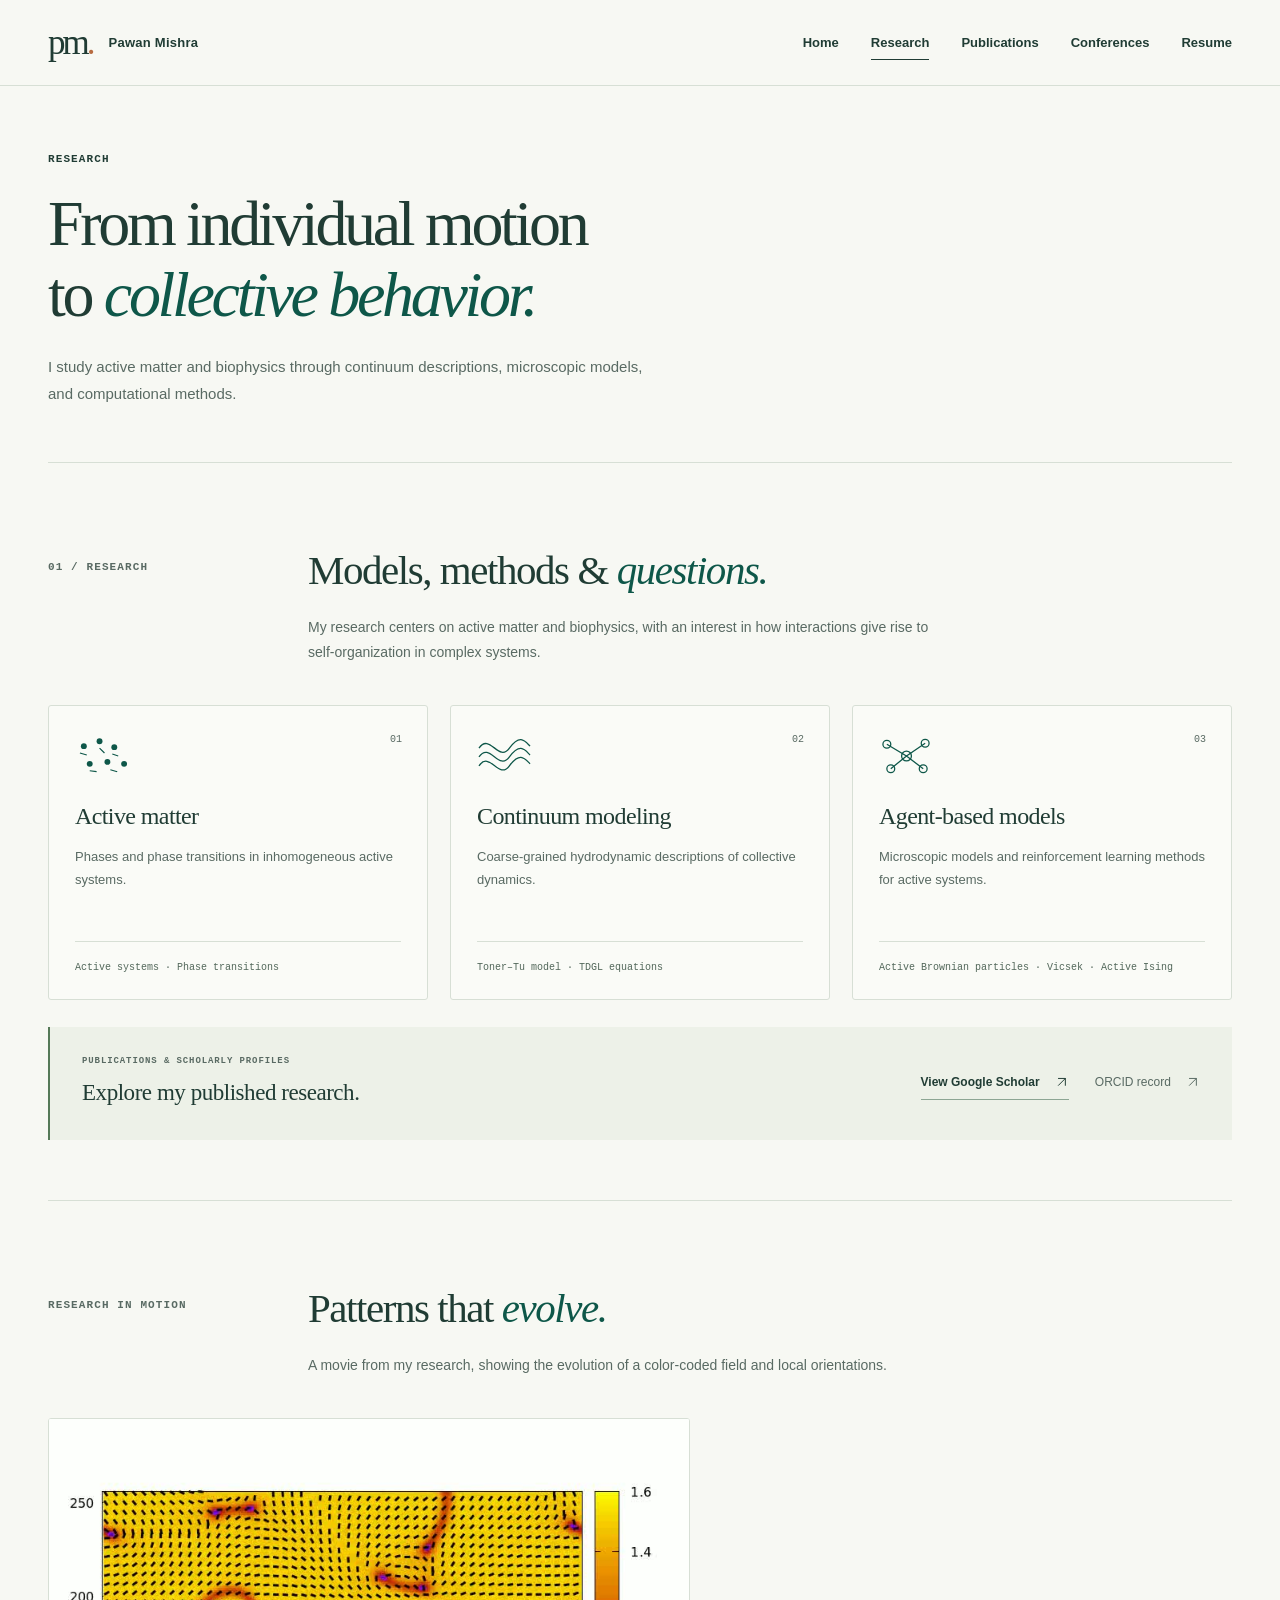
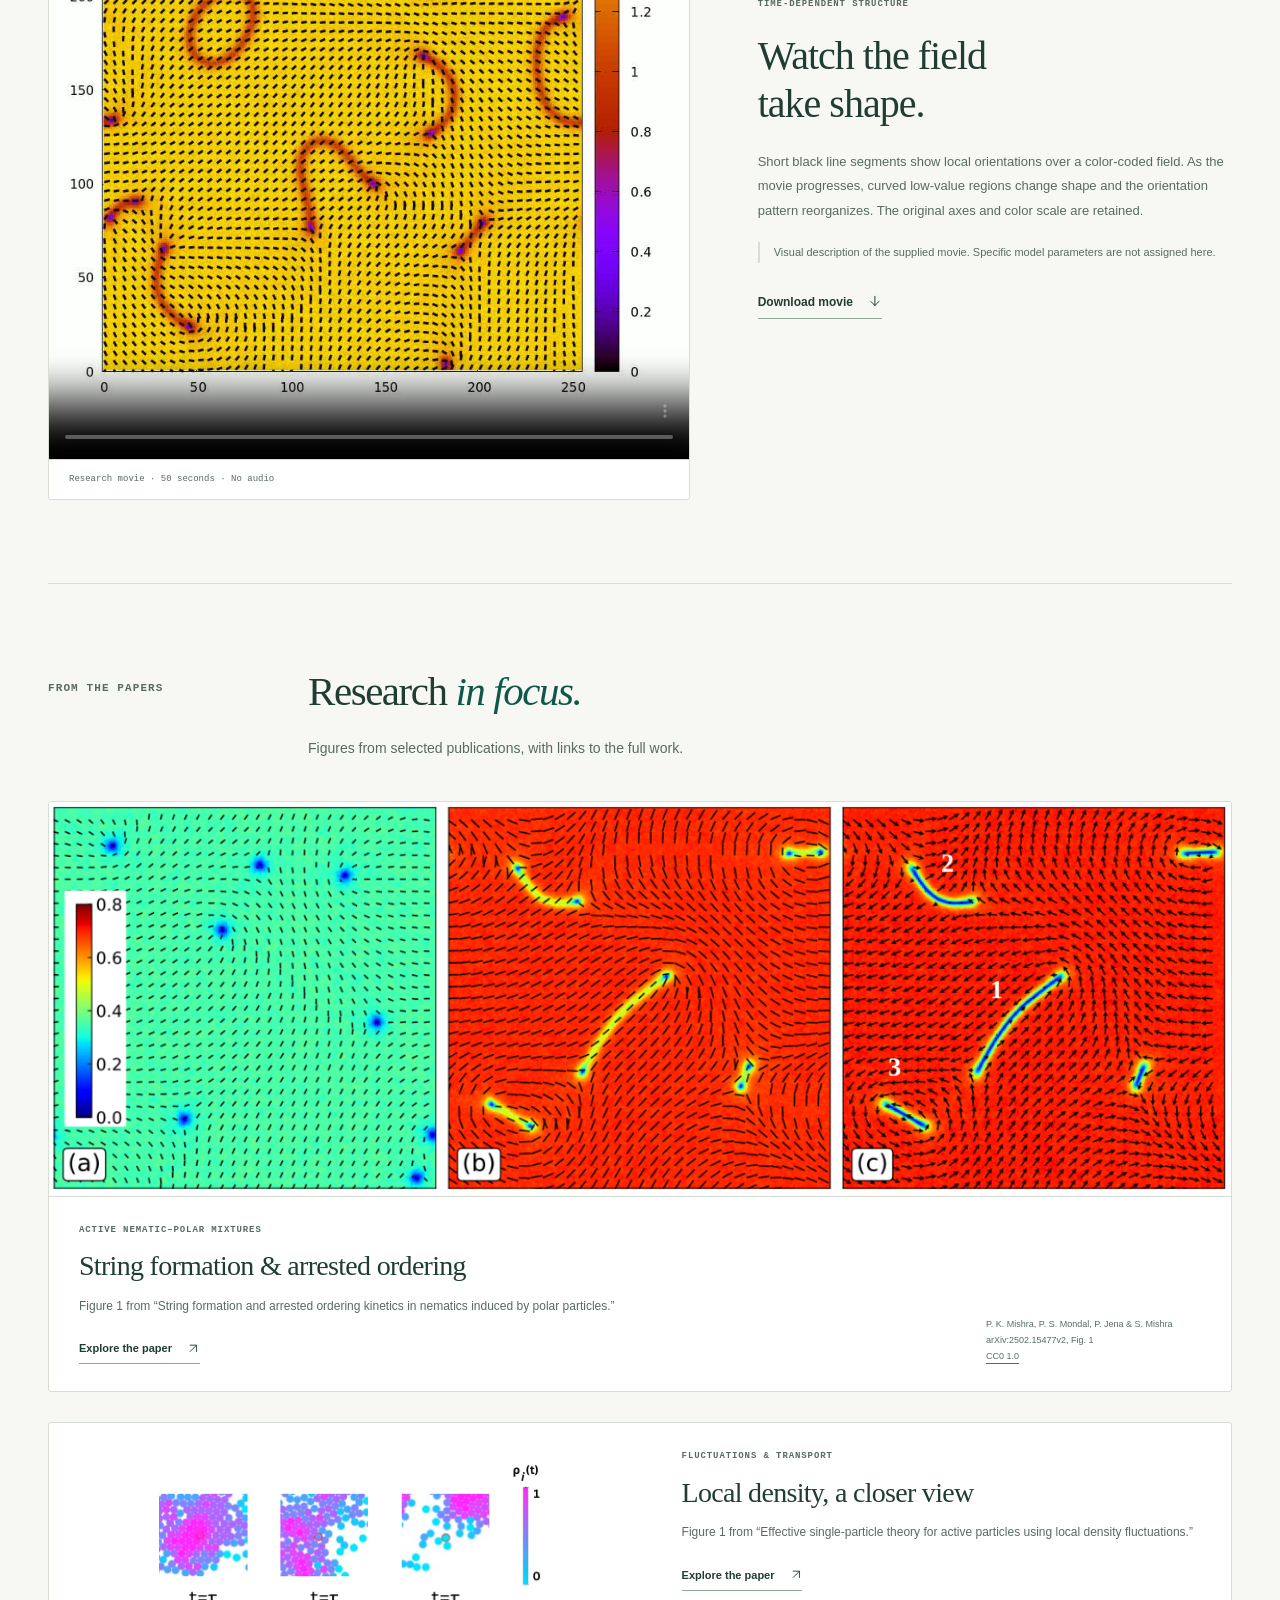
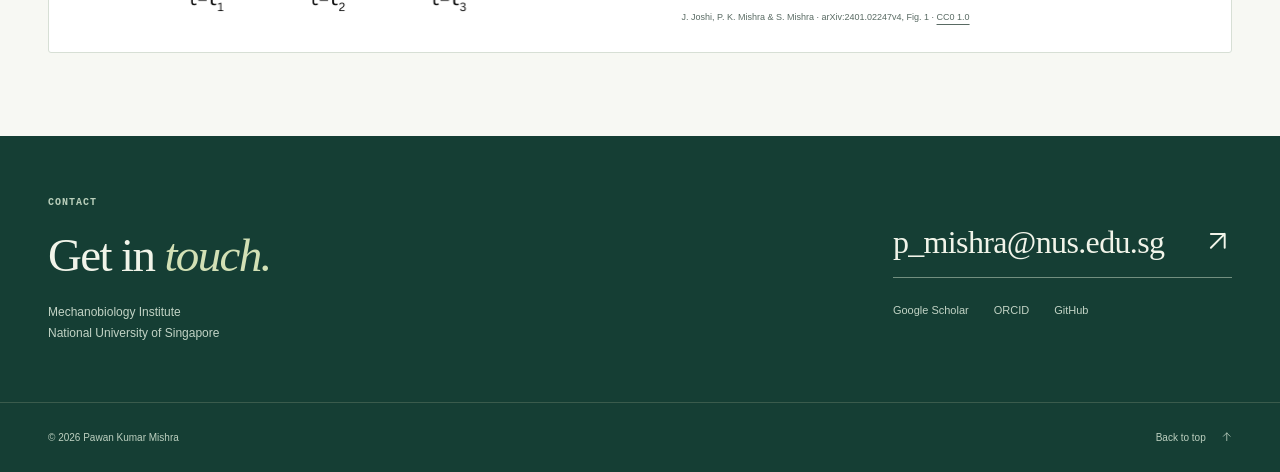
<file: research.html>
<!DOCTYPE html>
<html lang="en">
<head>
  <meta charset="utf-8">
  <meta name="viewport" content="width=device-width, initial-scale=1">
  <meta name="description" content="Research themes in active matter, biophysics, continuum modeling, and agent-based systems.">
  <meta name="theme-color" content="#f7f8f3">
  <meta property="og:type" content="website">
  <meta property="og:title" content="Research | Pawan Kumar Mishra">
  <meta property="og:description" content="Research themes in active matter, biophysics, continuum modeling, and agent-based systems.">
  <meta property="og:url" content="https://pawanresearch.github.io/pawan-portfolio/research.html">
  <title>Research | Pawan Kumar Mishra</title>
  <link rel="canonical" href="https://pawanresearch.github.io/pawan-portfolio/research.html">
  <link rel="icon" href="favicon.svg" type="image/svg+xml">
  <link rel="stylesheet" href="styles.css?v=20261004-5">
  <script src="script.js" defer></script>
</head>
<body class="" id="top"><a class="skip-link" href="#main">Skip to content</a><header class="site-header"><div class="container header-inner"><a class="wordmark" href="index.html" aria-label="Pawan Kumar Mishra, home"><span class="monogram" aria-hidden="true">pm<span>.</span></span><span class="wordmark-name">Pawan Mishra</span></a><nav aria-label="Main navigation"><a href="index.html">Home</a><a href="research.html" aria-current="page">Research</a><a href="publications.html">Publications</a><a href="conferences.html">Conferences</a><a href="resume.html">Resume</a></nav></div></header><main id="main"><section class="page-hero container"><div><p class="eyebrow">Research</p><h1>From individual motion<br> to <em>collective behavior.</em></h1><p class="page-intro">I study active matter and biophysics through continuum descriptions, microscopic models, and computational methods.</p></div></section><section class="section container research-overview" id="research" aria-labelledby="research-heading">
      <div class="section-heading"><p class="eyebrow section-index">01 / Research</p><div><h2 id="research-heading">Models, methods &amp; <em>questions.</em></h2><p class="section-intro">My research centers on active matter and biophysics, with an interest in how interactions give rise to self-organization in complex systems.</p></div></div>
      <div class="research-grid">
        <article class="research-card"><span class="card-number" aria-hidden="true">01</span><svg class="topic-icon" viewBox="0 0 56 40" aria-hidden="true"><g fill="currentColor"><circle cx="9" cy="11" r="3"/><circle cx="25" cy="6" r="3"/><circle cx="40" cy="12" r="3"/><circle cx="15" cy="29" r="3"/><circle cx="33" cy="27" r="3"/><circle cx="50" cy="29" r="3"/></g><g stroke="currentColor" stroke-width="1.2"><path d="m5 18 7 2m13-7 5 5m8 1 6 2m-29 15 7 1m14-2 7 2"/></g></svg><h3>Active matter</h3><p>Phases and phase transitions in inhomogeneous active systems.</p><div class="card-topics">Active systems · Phase transitions</div></article>
        <article class="research-card"><span class="card-number" aria-hidden="true">02</span><svg class="topic-icon" viewBox="0 0 56 40" aria-hidden="true"><g stroke="currentColor" fill="none" stroke-width="1.3"><path d="M2 13C13-3 22 28 33 13S49 6 54 11M2 22C13 6 22 37 33 22s16-7 21-2M2 31C13 15 22 46 33 31s16-7 21-2"/></g></svg><h3>Continuum modeling</h3><p>Coarse-grained hydrodynamic descriptions of collective dynamics.</p><div class="card-topics">Toner–Tu model · TDGL equations</div></article>
        <article class="research-card"><span class="card-number" aria-hidden="true">03</span><svg class="topic-icon" viewBox="0 0 56 40" aria-hidden="true"><g stroke="currentColor" stroke-width="1.3" fill="none"><path d="m8 9 20 12L47 8M28 21 12 34m16-13 17 13"/><circle cx="8" cy="9" r="4"/><circle cx="28" cy="21" r="5"/><circle cx="47" cy="8" r="4"/><circle cx="12" cy="34" r="4"/><circle cx="45" cy="34" r="4"/></g></svg><h3>Agent-based models</h3><p>Microscopic models and reinforcement learning methods for active systems.</p><div class="card-topics">Active Brownian particles · Vicsek · Active Ising</div></article>
      </div>
      <div class="publications-callout"><div><p class="eyebrow">Publications &amp; scholarly profiles</p><p>Explore my published research.</p></div><div class="publication-links"><a class="text-link" href="https://scholar.google.com/citations?user=xkBQyVsAAAAJ&amp;hl=en" target="_blank" rel="noopener noreferrer">View Google Scholar <span aria-hidden="true"><svg class="inline-arrow" width="14" height="14" viewBox="0 0 24 24" fill="none" stroke="currentColor" stroke-width="1.7" stroke-linecap="round" stroke-linejoin="round" aria-hidden="true"><path d="M6 18 18 6M6 6h12v12"/></svg></span><span class="sr-only"> (opens in a new tab)</span></a><a class="text-link secondary-link" href="https://orcid.org/0000-0001-9460-7599" target="_blank" rel="noopener noreferrer">ORCID record <span aria-hidden="true"><svg class="inline-arrow" width="14" height="14" viewBox="0 0 24 24" fill="none" stroke="currentColor" stroke-width="1.7" stroke-linecap="round" stroke-linejoin="round" aria-hidden="true"><path d="M6 18 18 6M6 6h12v12"/></svg></span><span class="sr-only"> (opens in a new tab)</span></a></div></div>
    </section><section class="section container movie-section" id="research-movie" aria-labelledby="movie-heading"><div class="section-heading"><p class="eyebrow section-index">Research in motion</p><div><h2 id="movie-heading">Patterns that <em>evolve.</em></h2><p class="section-intro">A movie from my research, showing the evolution of a color-coded field and local orientations.</p></div></div><div class="movie-layout"><figure class="movie-player"><video controls playsinline preload="metadata" poster="assets/research-movie-poster.jpg" width="800" height="800" aria-label="Research movie showing an evolving field and local orientations" aria-describedby="movie-description"><source src="assets/research-movie.mp4" type="video/mp4"><p>Your browser does not support embedded video. <a href="assets/research-movie.mp4">Download the research movie</a>.</p></video><figcaption>Research movie · 50 seconds · No audio</figcaption></figure><div class="movie-notes"><p class="eyebrow">Time-dependent structure</p><h3>Watch the field<br> take shape.</h3><p id="movie-description">Short black line segments show local orientations over a color-coded field. As the movie progresses, curved low-value regions change shape and the orientation pattern reorganizes. The original axes and color scale are retained.</p><p class="media-note">Visual description of the supplied movie. Specific model parameters are not assigned here.</p><a class="text-link" href="assets/research-movie.mp4" download>Download movie <span aria-hidden="true"><svg class="inline-arrow" width="14" height="14" viewBox="0 0 24 24" fill="none" stroke="currentColor" stroke-width="1.7" stroke-linecap="round" stroke-linejoin="round" aria-hidden="true"><path d="M12 4v16M5 13l7 7 7-7"/></svg></span></a></div></div></section><section class="section container published-figures" aria-labelledby="figures-heading"><div class="section-heading"><p class="eyebrow section-index">From the papers</p><div><h2 id="figures-heading">Research <em>in focus.</em></h2><p class="section-intro">Figures from selected publications, with links to the full work.</p></div></div><figure class="paper-figure wide-figure"><img src="assets/string-formation.png" alt="Three panels from Figure 1, showing nematic and polar fields with line and arrow orientation markers, color scale, and labelled structures" width="1374" height="458" loading="lazy"><figcaption><div><p class="eyebrow">Active nematic–polar mixtures</p><h3>String formation &amp; arrested ordering</h3><p>Figure 1 from “String formation and arrested ordering kinetics in nematics induced by polar particles.”</p><a class="text-link" href="https://arxiv.org/abs/2502.15477v2" target="_blank" rel="noopener noreferrer">Explore the paper <span aria-hidden="true"><svg class="inline-arrow" width="14" height="14" viewBox="0 0 24 24" fill="none" stroke="currentColor" stroke-width="1.7" stroke-linecap="round" stroke-linejoin="round" aria-hidden="true"><path d="M6 18 18 6M6 6h12v12"/></svg></span><span class="sr-only"> (opens in a new tab)</span></a></div><p class="figure-credit">P. K. Mishra, P. S. Mondal, P. Jena &amp; S. Mishra<br> arXiv:2502.15477v2, Fig. 1<br> <a href="https://creativecommons.org/publicdomain/zero/1.0/" target="_blank" rel="noopener noreferrer">CC0 1.0<span class="sr-only"> (opens in a new tab)</span></a></p></figcaption></figure><figure class="paper-figure compact-figure"><div class="compact-image"><img src="assets/local-density.png" alt="Three snapshots of active particles colored by local density, with the density color scale retained" width="391" height="155" loading="lazy"></div><figcaption><p class="eyebrow">Fluctuations &amp; transport</p><h3>Local density, a closer view</h3><p>Figure 1 from “Effective single-particle theory for active particles using local density fluctuations.”</p><a class="text-link" href="https://arxiv.org/abs/2401.02247v4" target="_blank" rel="noopener noreferrer">Explore the paper <span aria-hidden="true"><svg class="inline-arrow" width="14" height="14" viewBox="0 0 24 24" fill="none" stroke="currentColor" stroke-width="1.7" stroke-linecap="round" stroke-linejoin="round" aria-hidden="true"><path d="M6 18 18 6M6 6h12v12"/></svg></span><span class="sr-only"> (opens in a new tab)</span></a><p class="figure-credit">J. Joshi, P. K. Mishra &amp; S. Mishra · arXiv:2401.02247v4, Fig. 1 · <a href="https://creativecommons.org/publicdomain/zero/1.0/" target="_blank" rel="noopener noreferrer">CC0 1.0<span class="sr-only"> (opens in a new tab)</span></a></p></figcaption></figure></section><section class="contact-section" id="contact" aria-labelledby="contact-heading"><div class="container contact-inner"><div><p class="eyebrow">Contact</p><h2 id="contact-heading">Get in <em>touch.</em></h2><p>Mechanobiology Institute<br> National University of Singapore</p></div><div class="contact-details"><a class="email-link" href="mailto:p_mishra@nus.edu.sg">p_mishra@nus.edu.sg <span aria-hidden="true"><svg class="inline-arrow" width="14" height="14" viewBox="0 0 24 24" fill="none" stroke="currentColor" stroke-width="1.7" stroke-linecap="round" stroke-linejoin="round" aria-hidden="true"><path d="M6 18 18 6M6 6h12v12"/></svg></span></a><div class="contact-profiles"><a href="https://scholar.google.com/citations?user=xkBQyVsAAAAJ&amp;hl=en" target="_blank" rel="noopener noreferrer">Google Scholar<span class="sr-only"> (opens in a new tab)</span></a><a href="https://orcid.org/0000-0001-9460-7599" target="_blank" rel="noopener noreferrer">ORCID<span class="sr-only"> (opens in a new tab)</span></a><a href="https://github.com/pawanresearch" target="_blank" rel="noopener noreferrer">GitHub<span class="sr-only"> (opens in a new tab)</span></a></div></div></div></section></main><footer class="site-footer"><div class="container footer-inner"><p>© <span id="copyright-year">2026</span> Pawan Kumar Mishra</p><a href="#top">Back to top <span aria-hidden="true"><svg class="inline-arrow" width="14" height="14" viewBox="0 0 24 24" fill="none" stroke="currentColor" stroke-width="1.7" stroke-linecap="round" stroke-linejoin="round" aria-hidden="true"><path d="M12 20V4M5 11l7-7 7 7"/></svg></span></a></div></footer></body></html>
</file>
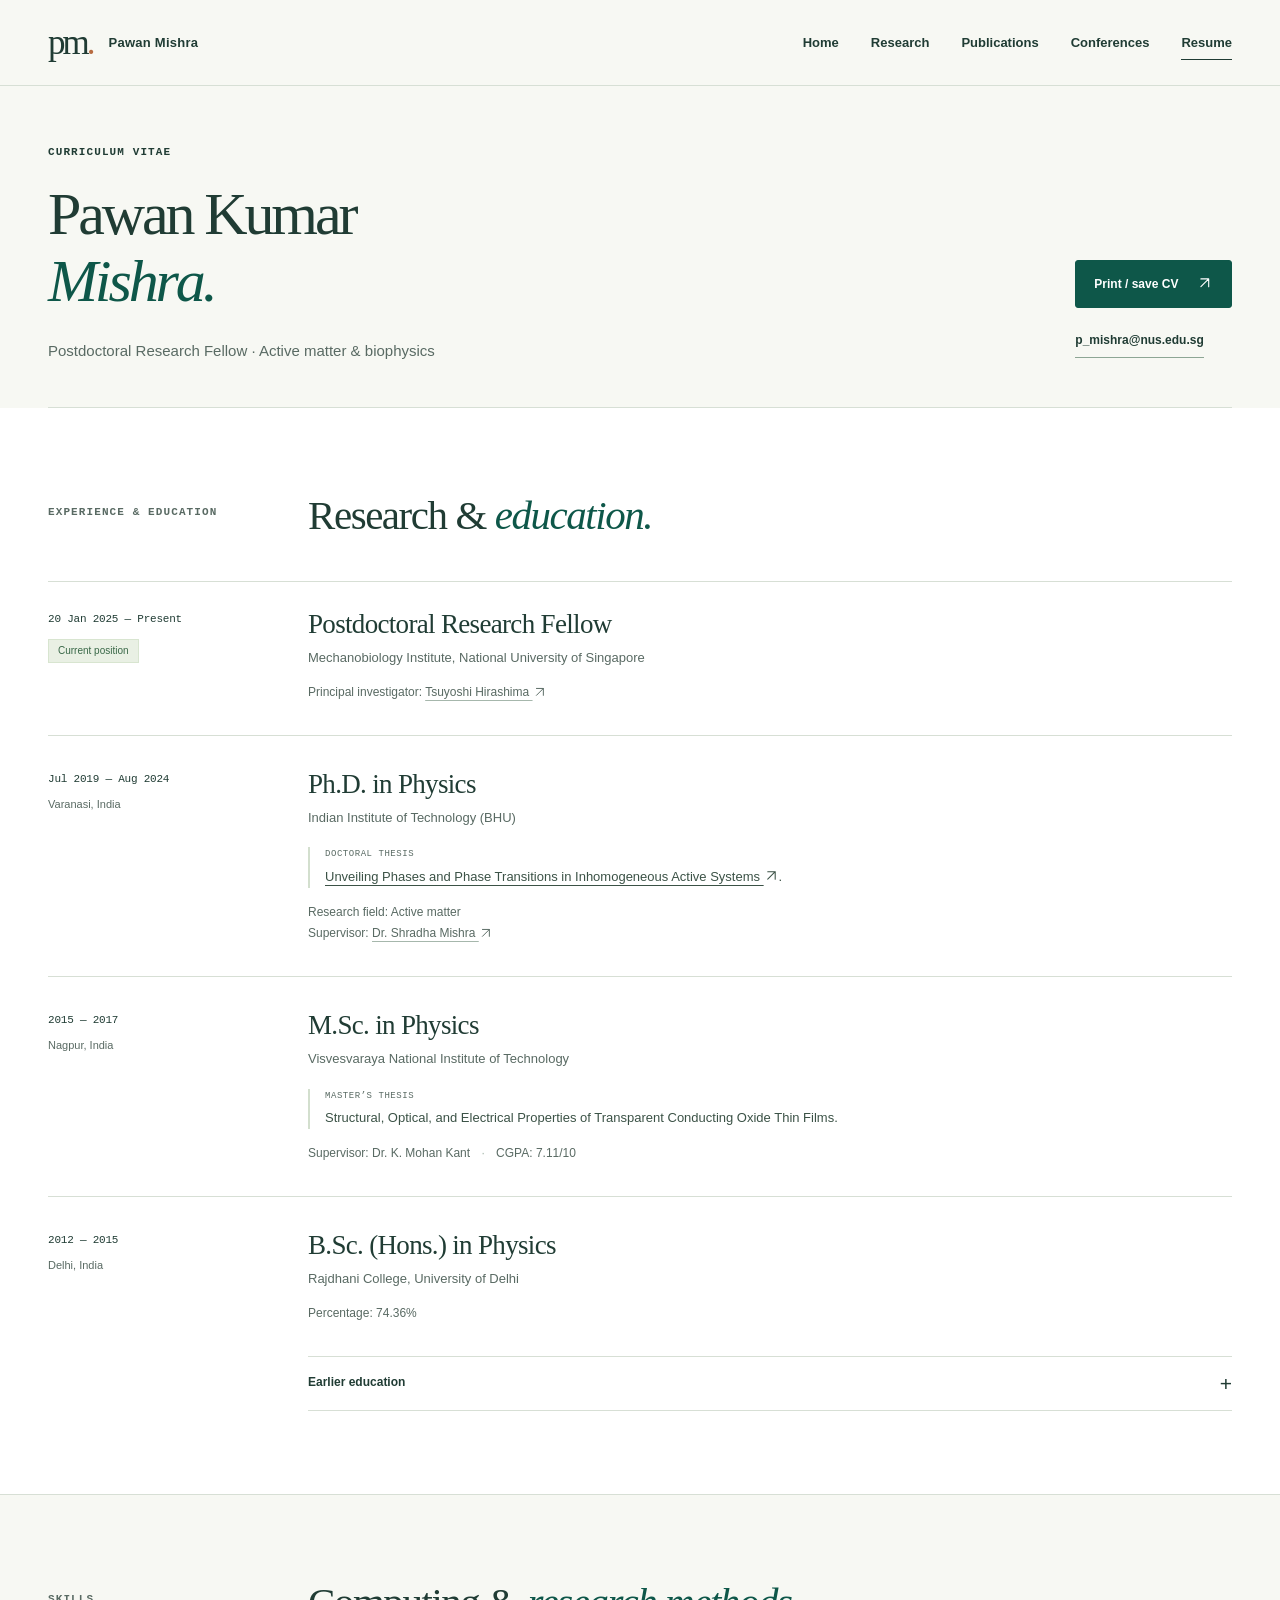
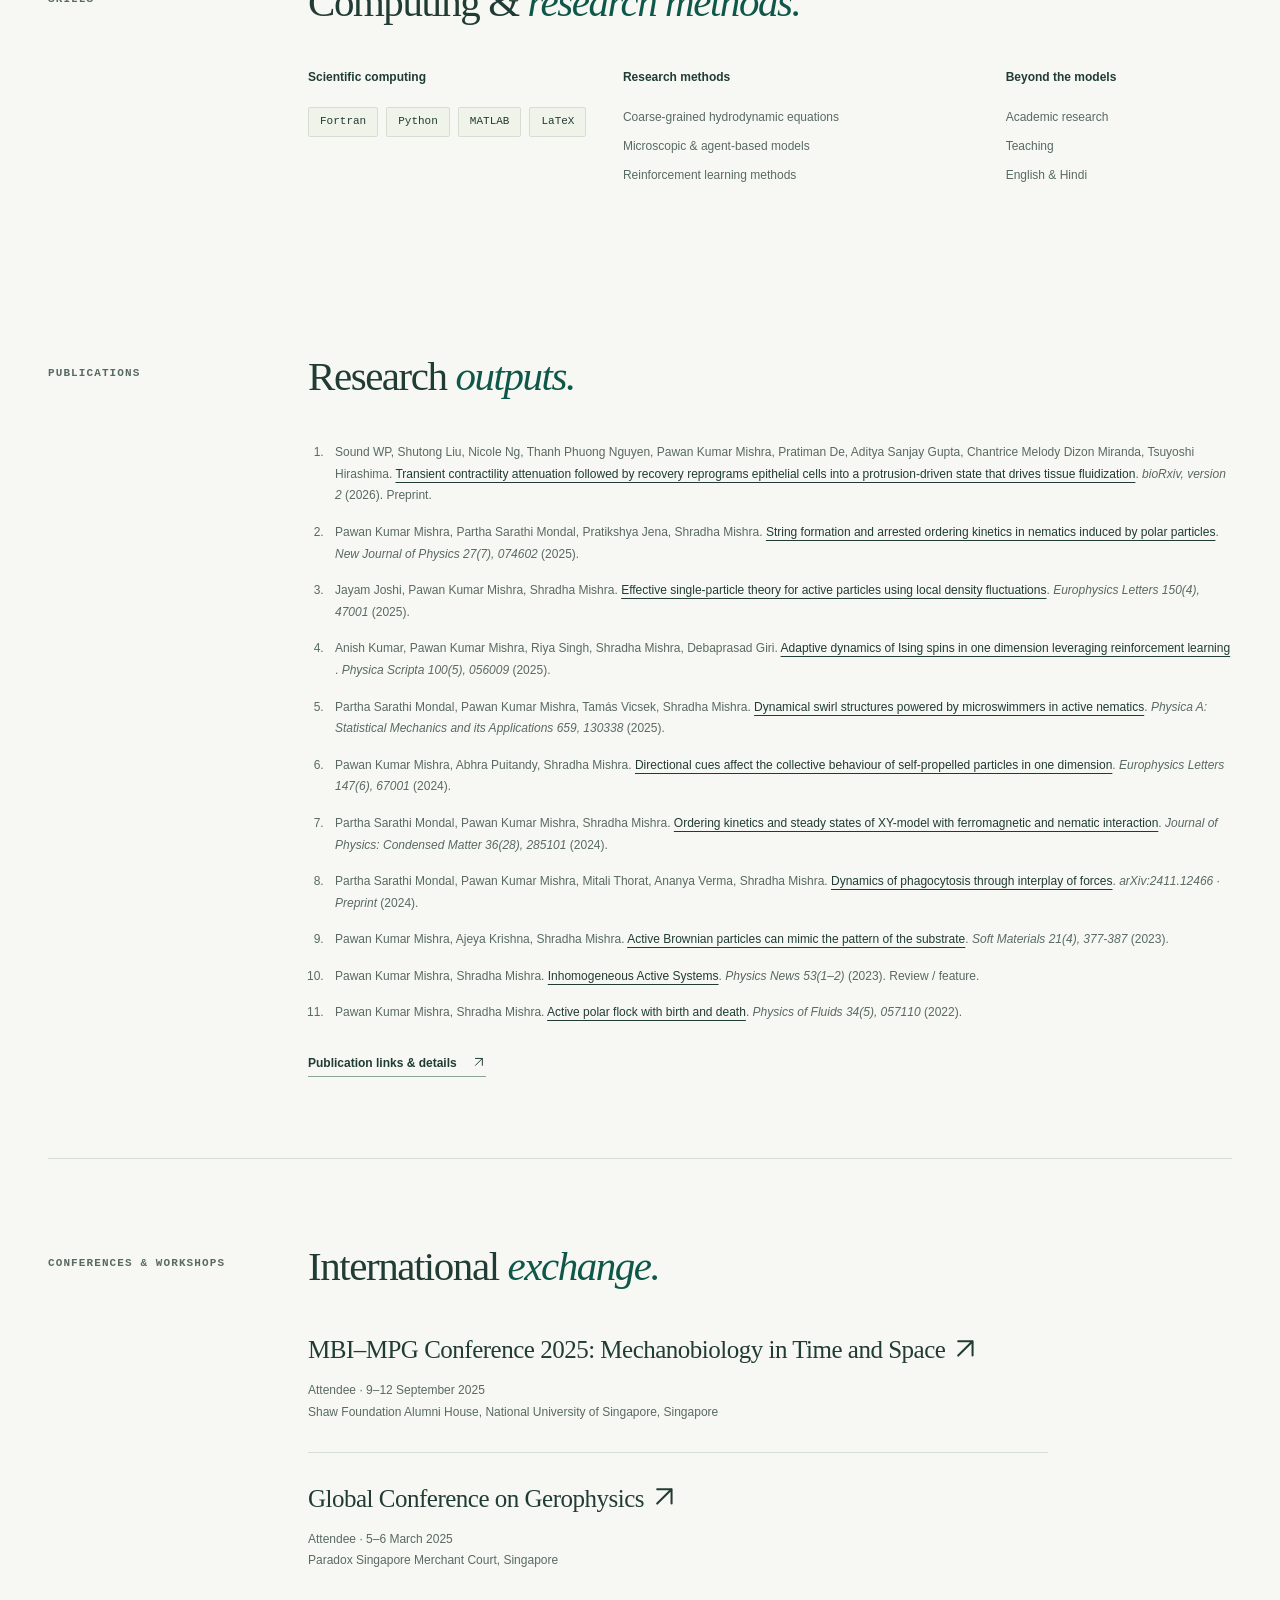
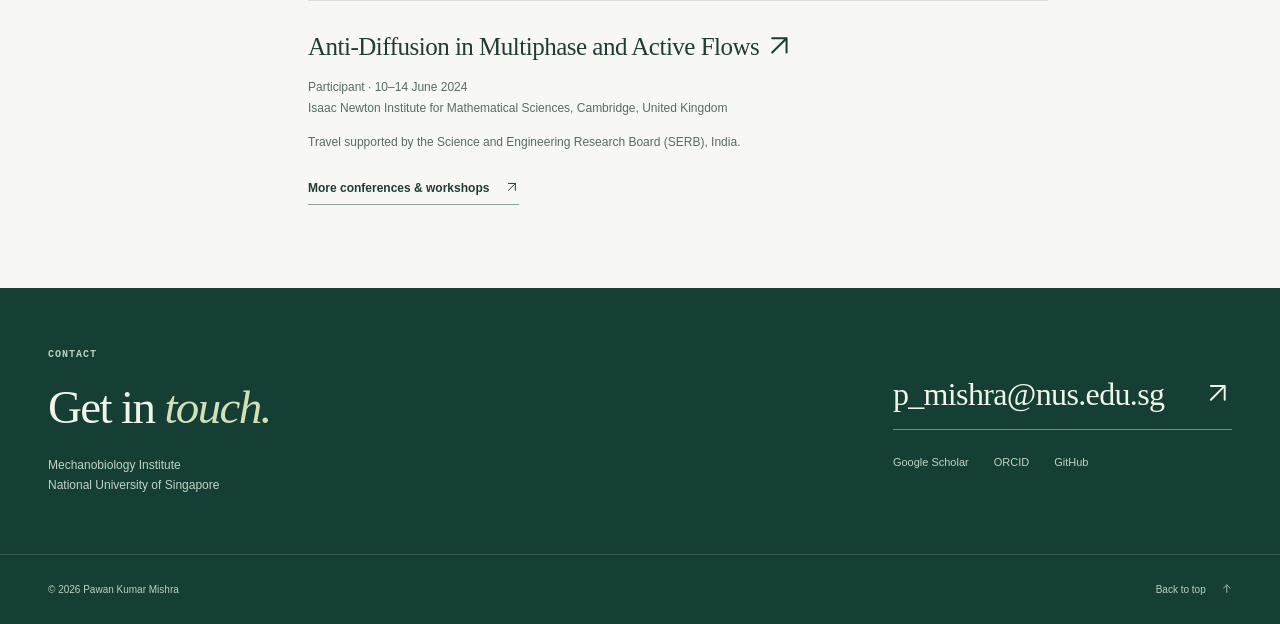
<file: resume.html>
<!DOCTYPE html>
<html lang="en">
<head>
  <meta charset="utf-8">
  <meta name="viewport" content="width=device-width, initial-scale=1">
  <meta name="description" content="Academic resume of Pawan Kumar Mishra: appointments, education, research methods, computing skills, and publications.">
  <meta name="theme-color" content="#f7f8f3">
  <meta property="og:type" content="website">
  <meta property="og:title" content="Resume | Pawan Kumar Mishra">
  <meta property="og:description" content="Academic resume of Pawan Kumar Mishra: appointments, education, research methods, computing skills, and publications.">
  <meta property="og:url" content="https://pawanresearch.github.io/pawan-portfolio/resume.html">
  <title>Resume | Pawan Kumar Mishra</title>
  <link rel="canonical" href="https://pawanresearch.github.io/pawan-portfolio/resume.html">
  <link rel="icon" href="favicon.svg" type="image/svg+xml">
  <link rel="stylesheet" href="styles.css?v=20261004-5">
  <script src="script.js" defer></script>
</head>
<body class="resume-page" id="top"><a class="skip-link" href="#main">Skip to content</a><header class="site-header"><div class="container header-inner"><a class="wordmark" href="index.html" aria-label="Pawan Kumar Mishra, home"><span class="monogram" aria-hidden="true">pm<span>.</span></span><span class="wordmark-name">Pawan Mishra</span></a><nav aria-label="Main navigation"><a href="index.html">Home</a><a href="research.html">Research</a><a href="publications.html">Publications</a><a href="conferences.html">Conferences</a><a href="resume.html" aria-current="page">Resume</a></nav></div></header><main id="main"><section class="page-hero container"><div><p class="eyebrow">Curriculum vitae</p><h1>Pawan Kumar<br> <em>Mishra.</em></h1><p class="page-intro">Postdoctoral Research Fellow · Active matter &amp; biophysics</p></div><div class="page-hero-links"><button class="button button-primary print-button" type="button" hidden>Print / save CV <span aria-hidden="true"><svg class="inline-arrow" width="14" height="14" viewBox="0 0 24 24" fill="none" stroke="currentColor" stroke-width="1.7" stroke-linecap="round" stroke-linejoin="round" aria-hidden="true"><path d="M6 18 18 6M6 6h12v12"/></svg></span></button><a class="text-link" href="mailto:p_mishra@nus.edu.sg">p_mishra@nus.edu.sg</a></div></section><section class="background-section" id="background" aria-labelledby="background-heading">
      <div class="container section">
        <div class="section-heading"><p class="eyebrow section-index">Experience & education</p><div><h2 id="background-heading">Research &amp; <em>education.</em></h2></div></div>
        <div class="timeline">
          <article class="timeline-entry current-role"><div class="timeline-meta"><p>20 Jan 2025 — Present</p><span class="role-tag">Current position</span></div><div class="timeline-content"><h3>Postdoctoral Research Fellow</h3><p class="organization">Mechanobiology Institute, National University of Singapore</p><p class="timeline-detail">Principal investigator: <a href="https://www.mbi.nus.edu.sg/tsuyoshi-hirashima/" target="_blank" rel="noopener noreferrer">Tsuyoshi Hirashima <span aria-hidden="true"><svg class="inline-arrow" width="14" height="14" viewBox="0 0 24 24" fill="none" stroke="currentColor" stroke-width="1.7" stroke-linecap="round" stroke-linejoin="round" aria-hidden="true"><path d="M6 18 18 6M6 6h12v12"/></svg></span><span class="sr-only"> (opens in a new tab)</span></a></p></div></article>
          <article class="timeline-entry"><div class="timeline-meta"><p>Jul 2019 — Aug 2024</p><span>Varanasi, India</span></div><div class="timeline-content"><h3>Ph.D. in Physics</h3><p class="organization"><a href="https://iitbhu.ac.in/" target="_blank" rel="noopener noreferrer">Indian Institute of Technology (BHU)<span class="sr-only"> (opens in a new tab)</span></a></p><p class="thesis"><span class="detail-label">Doctoral thesis</span><a class="thesis-title" href="https://idr-sdlib.iitbhu.ac.in/handle/123456789/24198" target="_blank" rel="noopener noreferrer">Unveiling Phases and Phase Transitions in Inhomogeneous Active Systems <span aria-hidden="true"><svg class="inline-arrow" width="14" height="14" viewBox="0 0 24 24" fill="none" stroke="currentColor" stroke-width="1.7" stroke-linecap="round" stroke-linejoin="round" aria-hidden="true"><path d="M6 18 18 6M6 6h12v12"/></svg></span><span class="sr-only"> (opens in a new tab)</span></a>.</p><p class="timeline-detail">Research field: Active matter<br> Supervisor: <a href="https://iitbhu.ac.in/dept/phy/people/smishraphy" target="_blank" rel="noopener noreferrer">Dr. Shradha Mishra <span aria-hidden="true"><svg class="inline-arrow" width="14" height="14" viewBox="0 0 24 24" fill="none" stroke="currentColor" stroke-width="1.7" stroke-linecap="round" stroke-linejoin="round" aria-hidden="true"><path d="M6 18 18 6M6 6h12v12"/></svg></span><span class="sr-only"> (opens in a new tab)</span></a></p></div></article>
          <article class="timeline-entry"><div class="timeline-meta"><p>2015 — 2017</p><span>Nagpur, India</span></div><div class="timeline-content"><h3>M.Sc. in Physics</h3><p class="organization"><a href="https://vnit.ac.in/" target="_blank" rel="noopener noreferrer">Visvesvaraya National Institute of Technology<span class="sr-only"> (opens in a new tab)</span></a></p><p class="thesis"><span class="detail-label">Master’s thesis</span>Structural, Optical, and Electrical Properties of Transparent Conducting Oxide Thin Films.</p><p class="timeline-detail">Supervisor: Dr. K. Mohan Kant <span class="detail-divider">·</span> CGPA: 7.11/10</p></div></article>
          <article class="timeline-entry"><div class="timeline-meta"><p>2012 — 2015</p><span>Delhi, India</span></div><div class="timeline-content"><h3>B.Sc. (Hons.) in Physics</h3><p class="organization"><a href="https://rajdhanicollege.ac.in/" target="_blank" rel="noopener noreferrer">Rajdhani College, University of Delhi<span class="sr-only"> (opens in a new tab)</span></a></p><p class="timeline-detail">Percentage: 74.36%</p></div></article>
        </div>
        <details class="earlier-education"><summary>Earlier education <span aria-hidden="true">+</span></summary><div class="earlier-grid"><article><p class="eyebrow">2012 / Class XII</p><h3>Senior School Certificate</h3><p>Central Board of Secondary Education (CBSE)</p><p>Saraswati Vidya Mandir, Vivekanand Nagar, Sultanpur, U.P., India</p><p>Physics, Chemistry, Mathematics, Computer Science, English</p><p class="education-score">Percentage: 81.40%</p></article><article><p class="eyebrow">2010 / Class X</p><h3>Secondary School Examination</h3><p>Central Board of Secondary Education (CBSE)</p><p>Saraswati Vidya Mandir, Vivekanand Nagar, Sultanpur, U.P., India</p><p>Hindi, English, Sanskrit, Mathematics, Science, Social Science</p><p class="education-score">CGPA: 9/10</p></article></div></details>
      </div>
    </section><section class="section container" id="skills" aria-labelledby="skills-heading">
      <div class="section-heading"><p class="eyebrow section-index">Skills</p><div><h2 id="skills-heading">Computing &amp; <em>research methods.</em></h2></div></div>
      <div class="skills-grid"><div class="skill-group"><h3>Scientific computing</h3><ul class="skill-tags"><li>Fortran</li><li>Python</li><li>MATLAB</li><li>LaTeX</li></ul></div><div class="skill-group"><h3>Research methods</h3><ul class="plain-list"><li>Coarse-grained hydrodynamic equations</li><li>Microscopic &amp; agent-based models</li><li>Reinforcement learning methods</li></ul></div><div class="skill-group"><h3>Beyond the models</h3><ul class="plain-list"><li>Academic research</li><li>Teaching</li><li>English &amp; Hindi</li></ul></div></div>
    </section><section class="container resume-publications section"><div class="section-heading"><p class="eyebrow section-index">Publications</p><div><h2>Research <em>outputs.</em></h2></div></div><ol class="resume-paper-list"><li>Sound WP, Shutong Liu, Nicole Ng, Thanh Phuong Nguyen, Pawan Kumar Mishra, Pratiman De, Aditya Sanjay Gupta, Chantrice Melody Dizon Miranda, Tsuyoshi Hirashima. <a href="https://doi.org/10.64898/2026.03.23.713577" target="_blank" rel="noopener noreferrer">Transient contractility attenuation followed by recovery reprograms epithelial cells into a protrusion-driven state that drives tissue fluidization<span class="sr-only"> (opens in a new tab)</span></a>. <em>bioRxiv, version 2</em> (2026). Preprint.</li><li>Pawan Kumar Mishra, Partha Sarathi Mondal, Pratikshya Jena, Shradha Mishra. <a href="https://doi.org/10.1088/1367-2630/adef71" target="_blank" rel="noopener noreferrer">String formation and arrested ordering kinetics in nematics induced by polar particles<span class="sr-only"> (opens in a new tab)</span></a>. <em>New Journal of Physics 27(7), 074602</em> (2025).</li><li>Jayam Joshi, Pawan Kumar Mishra, Shradha Mishra. <a href="https://doi.org/10.1209/0295-5075/adce2b" target="_blank" rel="noopener noreferrer">Effective single-particle theory for active particles using local density fluctuations<span class="sr-only"> (opens in a new tab)</span></a>. <em>Europhysics Letters 150(4), 47001</em> (2025).</li><li>Anish Kumar, Pawan Kumar Mishra, Riya Singh, Shradha Mishra, Debaprasad Giri. <a href="https://doi.org/10.1088/1402-4896/adc5b0" target="_blank" rel="noopener noreferrer">Adaptive dynamics of Ising spins in one dimension leveraging reinforcement learning<span class="sr-only"> (opens in a new tab)</span></a>. <em>Physica Scripta 100(5), 056009</em> (2025).</li><li>Partha Sarathi Mondal, Pawan Kumar Mishra, Tamás Vicsek, Shradha Mishra. <a href="https://doi.org/10.1016/j.physa.2024.130338" target="_blank" rel="noopener noreferrer">Dynamical swirl structures powered by microswimmers in active nematics<span class="sr-only"> (opens in a new tab)</span></a>. <em>Physica A: Statistical Mechanics and its Applications 659, 130338</em> (2025).</li><li>Pawan Kumar Mishra, Abhra Puitandy, Shradha Mishra. <a href="https://doi.org/10.1209/0295-5075/ad749c" target="_blank" rel="noopener noreferrer">Directional cues affect the collective behaviour of self-propelled particles in one dimension<span class="sr-only"> (opens in a new tab)</span></a>. <em>Europhysics Letters 147(6), 67001</em> (2024).</li><li>Partha Sarathi Mondal, Pawan Kumar Mishra, Shradha Mishra. <a href="https://doi.org/10.1088/1361-648x/ad3abe" target="_blank" rel="noopener noreferrer">Ordering kinetics and steady states of XY-model with ferromagnetic and nematic interaction<span class="sr-only"> (opens in a new tab)</span></a>. <em>Journal of Physics: Condensed Matter 36(28), 285101</em> (2024).</li><li>Partha Sarathi Mondal, Pawan Kumar Mishra, Mitali Thorat, Ananya Verma, Shradha Mishra. <a href="https://arxiv.org/abs/2411.12466" target="_blank" rel="noopener noreferrer">Dynamics of phagocytosis through interplay of forces<span class="sr-only"> (opens in a new tab)</span></a>. <em>arXiv:2411.12466 · Preprint</em> (2024).</li><li>Pawan Kumar Mishra, Ajeya Krishna, Shradha Mishra. <a href="https://doi.org/10.1080/1539445x.2023.2277730" target="_blank" rel="noopener noreferrer">Active Brownian particles can mimic the pattern of the substrate<span class="sr-only"> (opens in a new tab)</span></a>. <em>Soft Materials 21(4), 377-387</em> (2023).</li><li>Pawan Kumar Mishra, Shradha Mishra. <a href="https://www.tifr.res.in/~ipa1970/news/V53-12/PN_V53-12.html" target="_blank" rel="noopener noreferrer">Inhomogeneous Active Systems<span class="sr-only"> (opens in a new tab)</span></a>. <em>Physics News 53(1–2)</em> (2023). Review / feature.</li><li>Pawan Kumar Mishra, Shradha Mishra. <a href="https://doi.org/10.1063/5.0086952" target="_blank" rel="noopener noreferrer">Active polar flock with birth and death<span class="sr-only"> (opens in a new tab)</span></a>. <em>Physics of Fluids 34(5), 057110</em> (2022).</li></ol><a class="text-link" href="publications.html">Publication links &amp; details <span aria-hidden="true"><svg class="inline-arrow" width="14" height="14" viewBox="0 0 24 24" fill="none" stroke="currentColor" stroke-width="1.7" stroke-linecap="round" stroke-linejoin="round" aria-hidden="true"><path d="M6 18 18 6M6 6h12v12"/></svg></span></a></section><section class="section container resume-meetings" aria-labelledby="meetings-heading"><div class="section-heading"><p class="eyebrow section-index">Conferences &amp; workshops</p><div><h2 id="meetings-heading">International <em>exchange.</em></h2></div></div><div class="resume-meeting"><h3><a class="resume-event-title" href="https://www.mbi.nus.edu.sg/events/mbiconf2025/" target="_blank" rel="noopener noreferrer">MBI–MPG Conference 2025: Mechanobiology in Time and Space <span aria-hidden="true"><svg class="inline-arrow" width="14" height="14" viewBox="0 0 24 24" fill="none" stroke="currentColor" stroke-width="1.7" stroke-linecap="round" stroke-linejoin="round" aria-hidden="true"><path d="M6 18 18 6M6 6h12v12"/></svg></span><span class="sr-only"> (opens in a new tab)</span></a></h3><p>Attendee · 9–12 September 2025<br> Shaw Foundation Alumni House, National University of Singapore, Singapore</p></div><div class="resume-meeting"><h3><a class="resume-event-title" href="https://medicine.nus.edu.sg/trp/healthy-longevity/events/global-conference-on-gerophysics/" target="_blank" rel="noopener noreferrer">Global Conference on Gerophysics <span aria-hidden="true"><svg class="inline-arrow" width="14" height="14" viewBox="0 0 24 24" fill="none" stroke="currentColor" stroke-width="1.7" stroke-linecap="round" stroke-linejoin="round" aria-hidden="true"><path d="M6 18 18 6M6 6h12v12"/></svg></span><span class="sr-only"> (opens in a new tab)</span></a></h3><p>Attendee · 5–6 March 2025<br> Paradox Singapore Merchant Court, Singapore</p></div><div class="resume-meeting"><h3><a class="resume-event-title" href="https://www.newton.ac.uk/event/adiw04/" target="_blank" rel="noopener noreferrer">Anti-Diffusion in Multiphase and Active Flows <span aria-hidden="true"><svg class="inline-arrow" width="14" height="14" viewBox="0 0 24 24" fill="none" stroke="currentColor" stroke-width="1.7" stroke-linecap="round" stroke-linejoin="round" aria-hidden="true"><path d="M6 18 18 6M6 6h12v12"/></svg></span><span class="sr-only"> (opens in a new tab)</span></a></h3><p>Participant · 10–14 June 2024<br> Isaac Newton Institute for Mathematical Sciences, Cambridge, United Kingdom</p><p>Travel supported by the Science and Engineering Research Board (SERB), India.</p><a class="text-link" href="conferences.html">More conferences &amp; workshops <span aria-hidden="true"><svg class="inline-arrow" width="14" height="14" viewBox="0 0 24 24" fill="none" stroke="currentColor" stroke-width="1.7" stroke-linecap="round" stroke-linejoin="round" aria-hidden="true"><path d="M6 18 18 6M6 6h12v12"/></svg></span></a></div></section><section class="contact-section" id="contact" aria-labelledby="contact-heading"><div class="container contact-inner"><div><p class="eyebrow">Contact</p><h2 id="contact-heading">Get in <em>touch.</em></h2><p>Mechanobiology Institute<br> National University of Singapore</p></div><div class="contact-details"><a class="email-link" href="mailto:p_mishra@nus.edu.sg">p_mishra@nus.edu.sg <span aria-hidden="true"><svg class="inline-arrow" width="14" height="14" viewBox="0 0 24 24" fill="none" stroke="currentColor" stroke-width="1.7" stroke-linecap="round" stroke-linejoin="round" aria-hidden="true"><path d="M6 18 18 6M6 6h12v12"/></svg></span></a><div class="contact-profiles"><a href="https://scholar.google.com/citations?user=xkBQyVsAAAAJ&amp;hl=en" target="_blank" rel="noopener noreferrer">Google Scholar<span class="sr-only"> (opens in a new tab)</span></a><a href="https://orcid.org/0000-0001-9460-7599" target="_blank" rel="noopener noreferrer">ORCID<span class="sr-only"> (opens in a new tab)</span></a><a href="https://github.com/pawanresearch" target="_blank" rel="noopener noreferrer">GitHub<span class="sr-only"> (opens in a new tab)</span></a></div></div></div></section></main><footer class="site-footer"><div class="container footer-inner"><p>© <span id="copyright-year">2026</span> Pawan Kumar Mishra</p><a href="#top">Back to top <span aria-hidden="true"><svg class="inline-arrow" width="14" height="14" viewBox="0 0 24 24" fill="none" stroke="currentColor" stroke-width="1.7" stroke-linecap="round" stroke-linejoin="round" aria-hidden="true"><path d="M12 20V4M5 11l7-7 7 7"/></svg></span></a></div></footer></body></html>
</file>
<file: styles.css>
/* A lightweight, dependency-free academic portfolio. */
:root{--paper:#f7f8f3;--white:#fff;--ink:#203c34;--muted:#596a63;--accent:#0e5749;--accent-hover:#093f35;--line:#d7dfd5;--soft:#edf1e8;--serif:Georgia,'Times New Roman',serif;--sans:Arial,Helvetica,sans-serif;--mono:'Courier New',monospace}
*{box-sizing:border-box}html{scroll-behavior:smooth;scroll-padding-top:105px}body{margin:0;background:var(--paper);color:var(--ink);font-family:var(--sans);font-size:16px;line-height:1.65;-webkit-font-smoothing:antialiased}a{color:inherit;text-decoration-thickness:1px;text-underline-offset:4px}a:hover{color:var(--accent)}button{font:inherit}button,a{-webkit-tap-highlight-color:transparent}a:focus-visible,button:focus-visible,summary:focus-visible{outline:3px solid #a24a25;outline-offset:5px}::selection{background:#cfdfc7;color:#163b30}button[hidden]{display:none!important}.container{width:min(1184px,calc(100% - 96px));margin-inline:auto}.skip-link{position:fixed;top:12px;left:12px;z-index:20;background:var(--white);padding:10px 18px;transform:translateY(-160%)}.skip-link:focus{transform:translateY(0)}
.site-header{position:sticky;top:0;z-index:10;background:rgba(247,248,243,.96);border-bottom:1px solid var(--line)}.header-inner{min-height:85px;display:flex;align-items:center;justify-content:space-between;gap:24px}.wordmark{display:flex;align-items:center;gap:16px;text-decoration:none}.monogram{font-family:var(--serif);font-size:35px;letter-spacing:-3px;line-height:1}.monogram span{color:#b76b40}.wordmark-name{font-size:13px;font-weight:700;letter-spacing:.02em}nav{display:flex;gap:32px;align-items:center}nav a{position:relative;font-size:13px;font-weight:600;text-decoration:none;padding:16px 0}nav a::after{content:'';position:absolute;height:1px;bottom:9px;left:0;right:0;background:currentColor;transform:scaleX(0);transform-origin:left;transition:transform .2s}nav a:hover::after,nav a[aria-current=location]::after{transform:scaleX(1)}nav a:last-child{margin-left:9px}nav a span{margin-left:8px}.eyebrow{font-family:var(--mono);font-size:11px;font-weight:700;line-height:1.5;letter-spacing:.1em;text-transform:uppercase;margin:0}.small-dot{display:inline-block;width:7px;height:7px;border-radius:50%;background:var(--accent);margin-right:8px;vertical-align:1px}
.hero{padding-block:75px 72px;display:grid;grid-template-columns:1.12fr 1fr;align-items:center;gap:76px}.hero-copy .eyebrow{margin-bottom:20px}h1{font-family:var(--serif);font-size:clamp(48px,5.3vw,76px);line-height:1.04;font-weight:400;letter-spacing:-.052em;margin:0 0 26px}h1 em,h2 em{font-weight:400;color:var(--accent)}.hero-role{font-size:16px;font-weight:700;margin:0 0 4px;letter-spacing:-.01em}.hero-institution{font-size:14px;line-height:1.55;margin:0;color:var(--muted)}.hero-intro{font-size:16px;line-height:1.75;max-width:470px;margin:25px 0 26px;color:var(--muted)}.hero-actions{display:flex;align-items:center;gap:13px;flex-wrap:wrap}.button{display:inline-flex;min-height:48px;align-items:center;justify-content:center;gap:19px;border:1px solid transparent;padding:11px 18px;font-size:12px;font-weight:700;text-decoration:none;cursor:pointer;line-height:1.5;border-radius:3px}.button-primary{color:var(--white);background:var(--accent);border-color:var(--accent)}.button-primary:hover{color:var(--white);background:var(--accent-hover)}.button-quiet{background:transparent;color:var(--ink);gap:10px;padding-inline:12px}.button-quiet:hover{background:#e8eee2}.profile-links{display:flex;gap:20px;flex-wrap:wrap;margin-top:28px}.profile-links a{font-size:11px;font-weight:600;text-decoration:none;color:var(--muted)}.profile-links a:hover{text-decoration:underline;color:var(--accent)}.profile-links span{margin-left:4px}.research-art{position:relative;align-self:stretch;min-height:530px;margin:0;background:#e6eddf;border:1px solid #d1decd;display:flex;flex-direction:column;overflow:hidden;border-radius:3px}.art-topline{position:absolute;inset:24px 25px auto;display:flex;align-items:center;justify-content:space-between;font-family:var(--mono);font-size:9px;letter-spacing:.13em;color:#4e6c5c;z-index:1}.art-topline>span:last-child{font-family:var(--sans);font-size:22px}.particle-field{width:100%;height:auto;flex:1;object-fit:cover}.research-art figcaption{display:flex;align-items:end;justify-content:space-between;padding:20px 26px 25px;gap:16px;border-top:1px solid #cfddc8}.research-art figcaption>span:first-child{font-family:var(--serif);font-size:23px;line-height:1.28;letter-spacing:-.025em}.art-caption-note{font-family:var(--mono);font-size:9px;line-height:1.6;text-align:right;color:#52735f}.affiliation-strip{border-block:1px solid var(--line);background:#f0f3eb}.affiliation-inner{min-height:79px;display:flex;align-items:center;gap:34px}.affiliation-inner>p:nth-child(2){font-size:12px;flex:1;margin:0}.affiliation-inner strong{font-weight:600}.affiliation-divider{padding-inline:13px;color:#9aaa9e}.affiliation-place{font-family:var(--mono);font-size:10px;color:var(--muted)}
.section{padding-block:83px}.section-heading{display:grid;grid-template-columns:230px 1fr;gap:30px;margin-bottom:40px}.section-index{padding-top:13px;color:var(--muted)}h2{font-family:var(--serif);font-size:clamp(32px,3.2vw,43px);font-weight:400;line-height:1.22;letter-spacing:-.035em;margin:0}h2 em{white-space:normal}.section-intro{max-width:650px;margin:19px 0 0;font-size:14px;color:var(--muted);line-height:1.8}.research-grid{display:grid;grid-template-columns:repeat(3,1fr);gap:22px}.research-card{padding:29px 26px 23px;position:relative;border:1px solid var(--line);background:#fafbf7;border-radius:3px}.card-number{position:absolute;right:25px;top:26px;font-family:var(--mono);font-size:10px;color:var(--muted)}.topic-icon{display:block;width:55px;height:40px;color:var(--accent);margin-bottom:27px}.research-card h3{font-family:var(--serif);font-size:24px;font-weight:400;letter-spacing:-.025em;line-height:1.2;margin:0 0 14px}.research-card p{font-size:13px;color:var(--muted);line-height:1.8;margin:0;min-height:71px}.card-topics{border-top:1px solid var(--line);font-family:var(--mono);font-size:10px;line-height:1.65;margin-top:25px;padding-top:18px;color:#52675a}.publications-callout{display:flex;align-items:center;justify-content:space-between;gap:24px;background:var(--soft);padding:28px 32px;margin-top:27px;border-left:2px solid #557957}.publications-callout .eyebrow{font-size:9px;color:var(--muted)}.publications-callout p:last-child{font-family:var(--serif);font-size:23px;letter-spacing:-.02em;margin:5px 0 0}.publication-links{display:flex;align-items:center;gap:26px}.text-link{font-size:12px;font-weight:700;text-decoration:none;border-bottom:1px solid #8da694;padding-block:6px}.text-link span{margin-left:12px}.secondary-link{color:var(--muted);font-weight:400;border-bottom-color:transparent}.secondary-link:hover{border-bottom-color:currentColor}
.background-section{background:#fff;border-block:1px solid var(--line)}.timeline{margin-top:7px}.timeline-entry{display:grid;grid-template-columns:230px 1fr;gap:30px;padding-block:31px;border-top:1px solid var(--line)}.timeline-entry:first-child{padding-top:25px}.timeline-meta{padding-top:3px;font-size:12px;color:var(--muted)}.timeline-meta p{margin:0 0 7px;font-family:var(--mono);font-size:11px;letter-spacing:-.02em;color:var(--ink)}.timeline-meta>span{font-size:11px}.timeline-meta .role-tag{display:inline-block;padding:3px 9px;margin-top:4px;background:#e9f0e4;color:#386747;border:1px solid #d8e5d0;font-size:10px}.timeline-content h3{font-family:var(--serif);font-size:27px;letter-spacing:-.025em;font-weight:400;line-height:1.3;margin:0 0 5px}.organization{font-size:13px;margin:0;color:var(--muted)}.organization a{text-decoration:none}.organization a:hover{text-decoration:underline}.timeline-detail{font-size:12px;line-height:1.8;margin:14px 0 0;color:var(--muted)}.timeline-detail a{text-decoration-color:#a6b7ac}.timeline-detail a:hover{text-decoration-color:currentColor}.detail-divider{padding-inline:8px;color:#a6b7ac}.thesis{font-size:13px;line-height:1.7;max-width:670px;margin:19px 0 0;padding-left:15px;border-left:2px solid #d3dfce;color:#3b5246}.detail-label{display:block;font-family:var(--mono);text-transform:uppercase;letter-spacing:.06em;font-size:9px;color:var(--muted);margin-bottom:3px}.earlier-education{border-top:1px solid var(--line);border-bottom:1px solid var(--line);margin-left:260px}.earlier-education summary{display:flex;align-items:center;justify-content:space-between;cursor:pointer;padding-block:16px;list-style:none;font-size:12px;font-weight:600}.earlier-education summary::-webkit-details-marker{display:none}.earlier-education summary span{font-size:21px;line-height:1;font-weight:400;transition:transform .2s}.earlier-education[open] summary span{transform:rotate(45deg)}.earlier-grid{display:grid;grid-template-columns:1fr 1fr;gap:30px;padding:12px 0 23px}.earlier-grid .eyebrow{font-size:9px;color:var(--muted);margin:0 0 10px}.earlier-grid h3{font-size:14px;line-height:1.45;margin:0 0 10px}.earlier-grid p{font-size:12px;margin:8px 0;color:var(--muted);line-height:1.65}.earlier-grid .education-score{color:var(--ink)}
.skills-grid{margin-left:260px;display:grid;grid-template-columns:1fr 1.24fr .8fr;gap:32px}.skill-group h3{margin:0 0 20px;font-size:12px;font-weight:700}.skill-tags{display:flex;flex-wrap:wrap;gap:8px;list-style:none;padding:0;margin:0}.skill-tags li{border:1px solid #d5ded0;background:#f0f3e9;padding:5px 11px;font-family:var(--mono);font-size:11px;line-height:1.6;border-radius:2px}.plain-list{list-style:none;padding:0;margin:0;font-size:12px;color:var(--muted);line-height:1.8}.plain-list li+li{margin-top:7px}.contact-section{background:#153e34;color:#f1f4e9;padding-block:59px}.contact-inner{display:flex;justify-content:space-between;align-items:center;gap:30px}.contact-section .eyebrow{font-size:10px;color:#bbd0bc;margin-bottom:17px}.contact-section h2{font-size:47px}.contact-section h2 em{color:#d2e0b5}.contact-section p:last-child{font-size:12px;line-height:1.7;margin:18px 0 0;color:#c2d3c5}.email-link{font-family:var(--serif);font-size:clamp(21px,2.5vw,33px);letter-spacing:-.02em;line-height:1.4;text-decoration:none;border-bottom:1px solid #728f7f;padding-bottom:12px;display:flex;gap:40px;align-items:center}.email-link:hover{color:#e2eccb}.email-link span{font-family:var(--sans);font-size:24px}.contact-profiles{display:flex;justify-content:flex-start;gap:25px;margin-top:23px;font-size:11px;color:#c2d3c5}.contact-profiles a{text-decoration:none}.contact-profiles a:hover{color:white;text-decoration:underline}.site-footer{background:#153e34;color:#bdd0c0;border-top:1px solid #3a5b4c}.footer-inner{display:flex;justify-content:space-between;align-items:center;min-height:69px;gap:24px;font-size:10px}.footer-inner p{margin:0}.footer-inner a{text-decoration:none}.footer-inner a:hover{color:#fff}.footer-inner a span{margin-left:12px}
@media(min-width:1450px){.hero{padding-block:87px}.research-art{min-height:555px}}
@media(max-width:1100px){.container{width:calc(100% - 64px)}.hero{gap:45px;padding-block:58px}.research-art{min-height:500px}.research-art figcaption{padding-inline:20px}.research-art figcaption>span:first-child{font-size:21px}.section-heading,.timeline-entry{grid-template-columns:180px 1fr;gap:26px}.earlier-education,.skills-grid{margin-left:206px}.research-card{padding-inline:21px}.publication-links{gap:20px}.skills-grid{grid-template-columns:1fr 1fr;row-gap:26px}.skill-group:last-child{grid-column:1/-1}.skill-group:last-child .plain-list{display:flex;gap:20px;flex-wrap:wrap}.skill-group:last-child .plain-list li+li{margin:0}.affiliation-inner{gap:22px}.affiliation-divider{padding-inline:7px}}
@media(max-width:800px){.container{width:calc(100% - 48px)}.header-inner{min-height:76px}.wordmark-name{display:none}nav{gap:24px}nav a{font-size:12px}nav a:last-child{margin-left:0}.hero{grid-template-columns:1fr .8fr;gap:25px;padding-block:45px}h1{font-size:54px}.hero-copy .eyebrow{font-size:9px}.hero-role{font-size:14px}.hero-institution{font-size:12px}.hero-intro{font-size:14px;margin-block:22px}.research-art{min-height:440px}.research-art figcaption{padding:17px}.research-art figcaption>span:first-child{font-size:20px}.art-caption-note{display:none}.art-topline{inset:19px 18px auto;font-size:8px}.profile-links{gap:13px;margin-top:23px}.profile-links a{font-size:10px}.hero-actions{gap:2px}.button{font-size:11px;padding-inline:14px;gap:14px}.button-quiet{padding-inline:10px}.affiliation-inner{flex-wrap:wrap;gap:3px 20px;min-height:88px;padding-block:17px}.affiliation-inner>.eyebrow{font-size:9px}.affiliation-inner>p:nth-child(2){font-size:11px}.affiliation-place{display:none}.section{padding-block:58px}.section-heading{grid-template-columns:1fr;gap:16px;margin-bottom:31px}.section-index{padding-top:0;font-size:10px}h2{font-size:35px}.section-intro{font-size:13px;margin-top:16px}.research-grid{gap:14px}.research-card{padding:25px 18px 20px}.research-card h3{font-size:23px;min-height:56px}.research-card p{font-size:12px;min-height:87px}.topic-icon{margin-bottom:22px}.card-topics{font-size:9px;margin-top:20px;padding-top:15px;min-height:46px}.publications-callout{padding:24px;gap:20px}.publications-callout p:last-child{font-size:21px}.publication-links{align-items:flex-start;flex-direction:column;gap:4px}.text-link{font-size:11px}.timeline-entry{grid-template-columns:165px 1fr;gap:22px;padding-block:26px}.timeline-content h3{font-size:25px}.earlier-education{margin-left:187px}.skills-grid{margin-left:0;grid-template-columns:1fr 1.2fr .8fr;gap:25px}.skill-group:last-child{grid-column:auto}.skill-group:last-child .plain-list{display:block}.skill-group:last-child .plain-list li+li{margin-top:7px}.contact-section{padding-block:47px}.contact-section h2{font-size:40px}.email-link{font-size:25px;gap:20px}.contact-profiles{gap:20px}}
@media(max-width:600px){html{scroll-padding-top:112px}.container{width:calc(100% - 40px)}.header-inner{min-height:93px;gap:0;flex-wrap:wrap;padding-block:13px 5px}.wordmark{gap:13px}.monogram{font-size:30px}.wordmark-name{display:block;font-size:12px}nav{width:100%;gap:0;justify-content:space-between;margin-top:3px}nav a{font-size:11px;padding:8px 0;min-height:34px}nav a::after{bottom:5px}nav a span{margin-left:5px}.hero{grid-template-columns:1fr;padding-block:38px 35px;gap:32px}.hero-copy .eyebrow{font-size:9px;margin-bottom:17px}h1{font-size:clamp(46px,12.5vw,67px);letter-spacing:-.047em;margin-bottom:21px}.hero-role{font-size:15px}.hero-institution{font-size:13px;line-height:1.6}.hero-intro{font-size:14px;line-height:1.8;max-width:420px;margin-block:21px 23px}.hero-actions{gap:10px}.button{font-size:11px;padding-inline:16px;min-height:47px;gap:16px}.button-quiet{padding-inline:9px;gap:9px}.profile-links{gap:22px;margin-top:23px}.profile-links a{font-size:10px}.research-art{min-height:0;height:350px}.particle-field{position:absolute;inset:0;width:100%;height:calc(100% - 80px);object-fit:cover}.research-art figcaption{margin-top:auto;z-index:1;background:#e6eddf;min-height:81px;padding:15px 19px;align-items:center}.research-art figcaption>span:first-child{font-size:21px}.art-caption-note{display:block;font-size:8px}.art-topline{inset:17px 18px auto}.affiliation-inner{min-height:94px;display:block;padding-block:18px}.affiliation-inner>.eyebrow{margin-bottom:7px}.affiliation-inner>p:nth-child(2){font-size:11px;line-height:1.6}.affiliation-divider{padding-inline:5px}.section{padding-block:46px}.section-heading{gap:13px;margin-bottom:27px}.section-index{font-size:9px}h2{font-size:33px;line-height:1.23;max-width:360px}.section-intro{margin-top:17px;font-size:13px;line-height:1.8}.research-grid{grid-template-columns:1fr;gap:14px}.research-card{padding:23px 22px 20px}.research-card h3{font-size:25px;min-height:0;margin-bottom:10px}.topic-icon{margin-bottom:20px;width:48px;height:36px}.research-card p{font-size:13px;min-height:0;max-width:320px}.card-number{top:22px;right:22px}.card-topics{font-size:10px;min-height:0;margin-top:19px;padding-top:16px}.publications-callout{display:block;padding:23px 22px;margin-top:21px}.publications-callout .eyebrow{font-size:8px}.publications-callout p:last-child{font-size:23px;margin-top:7px}.publication-links{margin-top:16px;flex-direction:row;gap:20px;flex-wrap:wrap}.text-link{font-size:10px}.text-link span{margin-left:5px}.timeline-entry{grid-template-columns:1fr;gap:13px;padding-block:25px}.timeline-entry:first-child{padding-top:22px}.timeline-meta{display:flex;align-items:center;justify-content:space-between;gap:12px;flex-wrap:wrap;padding:0}.timeline-meta p{font-size:10px;margin:0}.timeline-meta>span{font-size:10px}.timeline-meta .role-tag{margin:0;font-size:9px;padding:2px 7px}.timeline-content h3{font-size:24px}.organization{font-size:12px;line-height:1.75}.timeline-detail{font-size:11px;margin-top:13px}.thesis{font-size:12px;margin-top:15px;padding-left:13px}.detail-label{font-size:8px}.detail-divider{padding-inline:4px}.earlier-education{margin-left:0}.earlier-grid{grid-template-columns:1fr;gap:18px;padding-top:8px}.earlier-grid article+article{border-top:1px solid var(--line);padding-top:22px}.skills-grid{grid-template-columns:1fr;gap:27px}.skill-group h3{font-size:12px;margin-bottom:13px}.skill-tags{gap:9px}.skill-tags li{font-size:11px;padding:6px 12px}.plain-list{font-size:12px}.plain-list li+li{margin-top:5px}.contact-section{padding-block:39px}.contact-inner{display:block}.contact-section .eyebrow{font-size:9px;margin-bottom:14px}.contact-section h2{font-size:40px}.contact-section p:last-child{font-size:11px;margin-top:17px}.contact-details{margin-top:29px}.email-link{font-size:clamp(21px,6.3vw,29px);justify-content:space-between;gap:12px;padding-bottom:13px}.contact-profiles{margin-top:19px;gap:24px;font-size:10px}.footer-inner{font-size:9px;min-height:65px;gap:15px}.footer-inner a span{margin-left:4px}}
@media(prefers-reduced-motion:reduce){html{scroll-behavior:auto}*,*::before,*::after{transition:none!important;animation:none!important}}
@media print{@page{size:A4;margin:15mm}html{scroll-padding-top:0}body{background:white;color:#172b24;font-size:10pt;line-height:1.45}.container{width:100%;max-width:none}.site-header,.skip-link,.research-art,.hero-actions,.affiliation-strip,.section-index,.contact-profiles,.footer-inner>a,.topic-icon,.card-number{display:none!important}.hero{display:block;padding:0 0 6mm}.hero-copy .eyebrow{font-size:8pt;margin-bottom:2mm}h1{font-size:34pt;line-height:1.05;letter-spacing:-.035em;margin:0 0 3mm}h1 br{display:none}h1 em::before{content:' '}h1 em{font-style:normal}.hero-role{font-size:11pt}.hero-institution{font-size:9pt;line-height:1.4}.hero-institution br{display:none}.hero-institution br::after{content:', '}.hero-intro{font-size:9pt;max-width:none;margin:3mm 0}.profile-links{margin:3mm 0 0;gap:5mm}.profile-links a{font-size:8pt}.section{padding:5mm 0}.section-heading{display:block;margin-bottom:4mm}h2{font-size:20pt;max-width:none}h2 em{font-style:normal}.section-intro{font-size:9pt;line-height:1.5;margin-top:2mm;max-width:none}.research-grid{grid-template-columns:repeat(3,1fr);gap:4mm}.research-card{background:white;padding:3mm;border:1px solid #bac8bc;break-inside:avoid}.research-card h3{font-size:12pt;min-height:0;margin:0 0 2mm}.research-card p{font-size:8pt;line-height:1.45;min-height:0}.card-topics{font-size:7pt;min-height:0;line-height:1.5;padding-top:2mm;margin-top:2mm}.publications-callout{margin-top:3mm;padding:3mm 4mm;display:flex;background:white}.publications-callout .eyebrow{font-size:7pt}.publications-callout p:last-child{font-size:11pt}.publication-links{flex-direction:row;gap:5mm;margin:0}.text-link{font-size:8pt}.background-section{background:white;border:0}.timeline-entry{grid-template-columns:39mm 1fr;gap:5mm;padding:4mm 0;break-inside:avoid}.timeline-entry:first-child{padding-top:3mm}.timeline-meta{display:block;padding:0}.timeline-meta p{font-size:8pt;margin:0 0 1mm}.timeline-meta>span,.timeline-meta .role-tag{font-size:7pt}.timeline-content h3{font-size:13pt}.organization,.thesis{font-size:8.5pt;line-height:1.5}.timeline-detail{font-size:8pt;line-height:1.5;margin-top:2mm}.thesis{margin-top:2mm;padding-left:3mm}.detail-label{font-size:7pt}.earlier-education{margin-left:44mm;break-inside:avoid}.earlier-education summary{font-size:9pt;padding:2mm 0}.earlier-education summary span{display:none}.earlier-grid{display:grid!important;grid-template-columns:1fr 1fr;gap:4mm;padding:2mm 0}.earlier-grid h3{font-size:8pt;margin:0 0 1mm}.earlier-grid .eyebrow{font-size:7pt;margin-bottom:1mm}.earlier-grid p{font-size:7pt;margin:1mm 0;line-height:1.45}.earlier-grid article+article{border:0;padding:0}.skills-grid{margin-left:0;grid-template-columns:1fr 1.2fr 1fr;gap:5mm}.skill-group h3{font-size:9pt;margin-bottom:2mm}.skill-group:last-child{grid-column:auto}.skill-group:last-child .plain-list{display:block}.skill-tags{gap:1mm}.skill-tags li{font-size:8pt;padding:1mm 2mm;background:white}.plain-list{font-size:8pt;line-height:1.5}.plain-list li+li,.skill-group:last-child .plain-list li+li{margin-top:1mm}.contact-section{color:#172b24;background:white;padding:5mm 0 2mm;border-top:1px solid #bac8bc;break-inside:avoid}.contact-inner{display:flex;gap:5mm;align-items:center}.contact-section .eyebrow{display:none}.contact-section h2{font-size:18pt}.contact-section h2 em{color:inherit}.contact-section p:last-child{font-size:8pt;color:inherit;margin-top:2mm}.contact-details{margin:0}.email-link{font-size:13pt;padding:0;border:0;gap:3mm}.email-link span{font-size:12pt}.site-footer{background:white;color:#596a63;border:0}.footer-inner{min-height:0;padding-top:2mm;font-size:7pt}a{color:inherit;text-decoration:none}h2,h3{break-after:avoid}.section-heading{break-after:avoid}}
/* Multi-page portfolio */
nav a[aria-current=page]::after{transform:scaleX(1)}nav a:last-child{margin-left:0}.hero #top{scroll-margin-top:100px}.page-hero{display:flex;justify-content:space-between;align-items:flex-end;gap:40px;padding-block:65px 55px;border-bottom:1px solid var(--line)}.page-hero .eyebrow{margin-bottom:20px}.page-hero h1{font-size:clamp(46px,5vw,68px);line-height:1.12;margin-bottom:22px}.page-intro{font-size:15px;line-height:1.8;max-width:610px;color:var(--muted);margin:0}.page-hero-links{display:flex;align-items:flex-start;flex-direction:column;gap:17px;padding-bottom:6px;flex-shrink:0}.home-journey{border-top:1px solid var(--line)}.journey-grid{display:grid;grid-template-columns:repeat(3,1fr);gap:40px;margin-left:260px}.journey-grid article{border-top:1px solid var(--line);padding-top:22px}.journey-grid .eyebrow{font-size:9px;color:var(--muted)}.journey-grid h3{font-family:var(--serif);font-size:23px;font-weight:400;line-height:1.3;letter-spacing:-.02em;margin:15px 0 10px}.journey-grid p:last-child{font-size:12px;color:var(--muted);margin:0;line-height:1.7}.journey-link{display:inline-block;margin:28px 0 0 260px}.research-overview{padding-bottom:60px}.gallery-section{border-top:1px solid var(--line)}.gallery-grid{display:grid;grid-template-columns:repeat(2,1fr);gap:32px}.gallery-card{margin:0;border:1px solid var(--line);background:#fafbf7;border-radius:3px;overflow:hidden}.gallery-card:first-child{grid-column:1/-1;display:grid;grid-template-columns:1.25fr 1fr;align-items:center}.gallery-card img{display:block;width:100%;height:auto;aspect-ratio:720/440;object-fit:cover}.gallery-card figcaption{padding:27px 30px 30px}.gallery-card .eyebrow{font-size:9px;color:var(--muted)}.gallery-card h3{font-family:var(--serif);font-size:29px;line-height:1.3;letter-spacing:-.03em;font-weight:400;margin:12px 0}.gallery-card figcaption>p:not(.eyebrow){font-size:13px;color:var(--muted);line-height:1.8;max-width:400px;margin:0 0 20px}.illustration-label{font-family:var(--mono);font-size:9px;letter-spacing:.035em;color:#556a5a;border:1px solid #cad8c5;padding:4px 8px}.publication-section{padding-block:20px 80px}.publication-item{display:grid;grid-template-columns:195px 1fr;gap:65px;border-bottom:1px solid var(--line);padding-block:37px}.publication-meta{display:flex;flex-direction:column;gap:8px;padding-top:6px}.publication-year{font-family:var(--serif);font-size:33px;line-height:1.3}.paper-type{font-size:10px;text-transform:uppercase;letter-spacing:.07em;font-family:var(--mono);color:var(--muted)}.publication-content{position:relative;padding-right:40px}.publication-number{position:absolute;right:0;top:5px;font-family:var(--mono);font-size:10px;color:var(--muted)}.publication-content h2{font-family:var(--serif);font-size:27px;line-height:1.4;letter-spacing:-.02em;max-width:760px}.publication-authors{font-size:12px;line-height:1.8;color:var(--muted);margin:15px 0 5px}.publication-authors strong{color:var(--ink);font-weight:600}.publication-journal{font-size:12px;color:var(--ink);margin:0}.paper-links{display:flex;gap:22px;margin-top:16px}.paper-links .text-link{font-size:11px}.conference-section{padding-block:18px 80px}.conference-item{display:grid;grid-template-columns:230px 1fr;gap:30px;border-bottom:1px solid var(--line);padding-block:38px}.conference-date{display:flex;flex-direction:column;gap:7px;font-size:11px;color:var(--muted);padding-top:4px}.conference-date span:first-child{font-family:var(--mono);color:var(--ink)}.conference-item .eyebrow{font-size:9px;color:var(--muted);margin-bottom:12px}.conference-item h2{font-size:28px;line-height:1.4;max-width:740px}.conference-item p:not(.eyebrow){font-size:13px;line-height:1.8;color:var(--muted);max-width:670px;margin:15px 0}.conference-item .text-link{display:inline-block;font-size:11px}.resume-page .page-hero{padding-block:58px 43px}.resume-page .page-hero h1{font-size:60px}.resume-page .background-section{border-top:0}.resume-paper-list{margin:0 0 25px 260px;padding-left:19px;font-size:12px;line-height:1.8;color:var(--muted)}.resume-paper-list li{padding-left:8px;margin-bottom:15px;break-inside:avoid}.resume-paper-list a{color:var(--ink)}.resume-publications>.text-link{margin-left:260px}
@media(max-width:1100px){.journey-grid{margin-left:206px;gap:25px}.journey-link,.resume-publications>.text-link{margin-left:206px}.resume-paper-list{margin-left:206px}.publication-item{grid-template-columns:165px 1fr;gap:41px}.conference-item{grid-template-columns:180px 1fr;gap:26px}.gallery-card figcaption{padding:24px}}
@media(max-width:800px){nav{gap:22px}.page-hero{padding-block:48px 40px;gap:25px;flex-wrap:wrap}.page-hero h1{font-size:51px}.page-intro{font-size:14px}.page-hero-links{flex-direction:row;flex-wrap:wrap;gap:22px;align-items:center}.journey-grid{margin-left:0;gap:24px}.journey-link{margin-left:0}.gallery-card:first-child{display:block}.gallery-grid{gap:24px}.gallery-card h3{font-size:27px}.publication-item{grid-template-columns:115px 1fr;gap:30px}.publication-content h2{font-size:25px}.conference-item{grid-template-columns:165px 1fr;gap:22px}.resume-paper-list,.resume-publications>.text-link{margin-left:0}}
@media(max-width:600px){nav{gap:0}.header-inner{min-height:96px}nav a{font-size:10px;min-height:35px}.page-hero{padding-block:35px 31px;gap:24px}.page-hero .eyebrow{font-size:9px;margin-bottom:17px}.page-hero h1{font-size:clamp(38px,10.6vw,55px);line-height:1.15;margin-bottom:20px}.page-intro{font-size:13px;line-height:1.8}.page-hero-links{gap:20px;padding-bottom:0}.journey-grid{grid-template-columns:1fr;gap:25px}.journey-grid article{display:grid;grid-template-columns:120px 1fr;column-gap:18px;padding-top:20px}.journey-grid .eyebrow{padding-top:6px;font-size:8px}.journey-grid h3{font-size:22px;margin:0}.journey-grid p:last-child{grid-column:2;margin-top:10px;font-size:11px}.journey-link{margin-top:25px}.research-overview{padding-bottom:42px}.gallery-grid{grid-template-columns:1fr;gap:22px}.gallery-card:first-child{grid-column:auto}.gallery-card figcaption{padding:23px}.gallery-card .eyebrow{font-size:8px}.gallery-card h3{font-size:27px;margin-block:10px}.gallery-card figcaption>p:not(.eyebrow){font-size:12px;line-height:1.8;margin-bottom:19px}.illustration-label{font-size:8px}.publication-section{padding-block:7px 45px}.publication-item{grid-template-columns:1fr;gap:15px;padding-block:27px}.publication-meta{flex-direction:row;align-items:center;gap:17px;padding:0}.publication-year{font-size:24px}.paper-type{font-size:9px}.publication-content{padding-right:16px}.publication-number{font-size:8px;top:7px}.publication-content h2{font-size:24px;line-height:1.35;max-width:none}.publication-authors{font-size:11px;margin-top:13px}.publication-journal{font-size:11px}.paper-links{margin-top:13px;gap:20px}.paper-links .text-link{font-size:10px}.conference-section{padding-block:7px 45px}.conference-item{grid-template-columns:1fr;gap:20px;padding-block:27px}.conference-date{flex-direction:row;justify-content:space-between;font-size:10px;gap:15px;padding:0}.conference-item .eyebrow{font-size:8px;margin-bottom:10px}.conference-item h2{font-size:26px;line-height:1.35}.conference-item p:not(.eyebrow){font-size:12px;margin-block:13px}.conference-item .text-link{font-size:10px}.resume-page .page-hero{padding-block:35px 31px}.resume-page .page-hero h1{font-size:clamp(43px,12.5vw,59px)}.resume-paper-list{font-size:11px;padding-left:17px}.resume-paper-list li{padding-left:4px}.resume-publications>.text-link{font-size:11px}}
@media print{.page-hero{display:block;padding:0 0 5mm;border:0}.page-hero .eyebrow{font-size:8pt;margin-bottom:2mm}.page-hero h1,.resume-page .page-hero h1{font-size:31pt;margin:0 0 3mm}.page-intro{font-size:9pt;max-width:none;line-height:1.5}.page-hero-links{padding:0;display:block;margin-top:2mm}.page-hero-links .print-button{display:none!important}.page-hero-links .text-link{font-size:9pt;border:0}.resume-page .page-hero{padding:0 0 5mm}.resume-paper-list{font-size:8pt;margin:0;padding-left:4mm}.resume-paper-list li{margin-bottom:2mm;line-height:1.5;padding-left:1mm}.resume-publications>.text-link{display:none}.publication-item{grid-template-columns:20mm 1fr;gap:5mm;padding:4mm 0;break-inside:avoid}.publication-content{padding-right:0}.publication-content h2{font-size:13pt}.publication-year{font-size:16pt}.publication-meta{display:block}.paper-type{font-size:7pt}.publication-authors,.publication-journal{font-size:8pt}.paper-links,.publication-number{display:none}.publication-section,.conference-section{padding:0}.conference-item{grid-template-columns:32mm 1fr;gap:5mm;padding:4mm 0;break-inside:avoid}.conference-item h2{font-size:13pt}.conference-date{display:block;font-size:8pt}.conference-date span{display:block}.conference-item p:not(.eyebrow){font-size:8pt;margin:2mm 0}.conference-item .eyebrow{font-size:7pt;margin-bottom:2mm}.conference-item .text-link{font-size:7pt}.gallery-card{break-inside:avoid}.gallery-card figcaption{padding:3mm}.gallery-card h3{font-size:14pt}.gallery-card figcaption>p:not(.eyebrow){font-size:8pt}.gallery-grid{gap:5mm}}
/* Scientific media: preserve the complete frame, labels, and aspect ratio. */
.movie-section,.published-figures{border-top:1px solid var(--line)}.movie-layout{display:grid;grid-template-columns:1.15fr .85fr;gap:68px;align-items:center}.movie-player{margin:0;background:white;border:1px solid var(--line);border-radius:3px;overflow:hidden}.movie-player video{display:block;width:100%;height:auto;aspect-ratio:1;object-fit:contain;background:#fff}.movie-player figcaption{padding:12px 20px;border-top:1px solid var(--line);font-family:var(--mono);font-size:9px;color:var(--muted)}.movie-notes .eyebrow{font-size:9px;color:var(--muted);margin-bottom:20px}.movie-notes h3{font-family:var(--serif);font-size:40px;line-height:1.2;font-weight:400;letter-spacing:-.025em;margin:0 0 22px}.movie-notes p:not(.eyebrow){font-size:13px;line-height:1.9;color:var(--muted);margin:0 0 18px}.movie-notes .media-note{font-size:11px!important;border-left:2px solid var(--line);padding-left:14px}.movie-notes .text-link{display:inline-block;margin-top:6px}.paper-figure{margin:0;background:white;border:1px solid var(--line);border-radius:3px;overflow:hidden}.paper-figure+.paper-figure{margin-top:30px}.wide-figure>img{width:100%;height:auto;display:block;object-fit:contain;border-bottom:1px solid var(--line)}.paper-figure figcaption{padding:27px 30px}.wide-figure figcaption{display:flex;justify-content:space-between;gap:40px}.paper-figure .eyebrow{font-size:9px;color:var(--muted)}.paper-figure h3{font-family:var(--serif);font-size:28px;line-height:1.3;font-weight:400;letter-spacing:-.025em;margin:11px 0}.paper-figure figcaption p:not(.eyebrow){font-size:12px;line-height:1.8;color:var(--muted);max-width:580px;margin:0 0 16px}.paper-figure .text-link{display:inline-block;font-size:11px}.paper-figure .figure-credit{font-size:9px!important;line-height:1.8;margin:0!important;min-width:215px;align-self:end}.compact-figure{display:grid;grid-template-columns:1.04fr 1fr;align-items:center}.compact-image{padding:30px;display:flex;align-items:center;justify-content:center}.compact-image img{width:391px;max-width:100%;height:auto}.compact-figure .figure-credit{margin-top:18px!important}.home-film{border-top:1px solid var(--line);display:grid;grid-template-columns:1fr 1fr;align-items:center;gap:88px}.film-preview{position:relative;display:block;background:white;border:1px solid var(--line);border-radius:3px;overflow:hidden}.film-preview img{display:block;width:100%;height:auto;object-fit:contain}.play-marker{position:absolute;left:50%;top:50%;transform:translate(-50%,-50%);display:flex;align-items:center;justify-content:center;padding-left:4px;width:62px;height:62px;border-radius:50%;background:#f7f8f3;color:var(--accent);border:1px solid #9cad9b;box-shadow:0 4px 25px #183b3038;font-size:19px}.film-preview:hover .play-marker{background:var(--accent);color:white}.home-film .eyebrow{font-size:10px;color:var(--muted);margin-bottom:22px}.home-film h2{font-size:47px}.home-film p:not(.eyebrow){font-size:14px;line-height:1.8;max-width:350px;color:var(--muted);margin:22px 0}.event-link{margin-left:18px}
@media(max-width:1000px){.movie-layout{gap:35px}.home-film{gap:48px}.home-film h2{font-size:40px}.wide-figure figcaption{gap:25px}.movie-notes h3{font-size:34px}}
@media(max-width:800px){.movie-layout{gap:28px;grid-template-columns:1.2fr 1fr}.movie-notes h3{font-size:30px}.movie-notes p:not(.eyebrow){font-size:12px}.movie-notes .eyebrow{font-size:8px;margin-bottom:15px}.paper-figure figcaption{padding:23px}.wide-figure figcaption{display:block}.paper-figure .figure-credit{margin-top:18px!important}.compact-figure{grid-template-columns:1fr 1fr}.compact-image{padding:20px}.paper-figure h3{font-size:26px}.home-film{gap:35px}.home-film h2{font-size:35px}.home-film .eyebrow{font-size:9px}.home-film p:not(.eyebrow){font-size:12px}}
@media(max-width:600px){.movie-layout{grid-template-columns:1fr;gap:27px}.movie-notes h3{font-size:32px;margin-bottom:17px}.movie-notes h3 br{display:none}.movie-notes .eyebrow{margin-bottom:13px}.movie-player figcaption{font-size:8px;padding:11px 16px}.movie-notes p:not(.eyebrow){font-size:12px;margin-bottom:16px}.movie-notes .media-note{font-size:10px!important}.movie-notes .text-link{font-size:11px}.paper-figure figcaption{padding:21px}.paper-figure .eyebrow{font-size:8px}.paper-figure h3{font-size:26px}.paper-figure figcaption p:not(.eyebrow){font-size:11px}.paper-figure .figure-credit{font-size:8px!important;min-width:0}.compact-figure{grid-template-columns:1fr}.compact-image{padding:28px 21px 6px}.compact-image img{max-width:100%}.home-film{grid-template-columns:1fr;gap:28px}.home-film h2{font-size:37px}.home-film h2 br{display:none}.home-film h2 br::after{content:' '}.home-film .eyebrow{font-size:9px;margin-bottom:14px}.home-film p:not(.eyebrow){font-size:13px;margin-block:19px}.event-link{margin-left:15px}}
@media print{.movie-layout{grid-template-columns:1fr 1fr;gap:5mm}.movie-player video{max-height:80mm}.movie-notes h3{font-size:18pt}.movie-notes p:not(.eyebrow){font-size:8pt}.home-film{gap:8mm;padding:5mm 0}.home-film h2{font-size:20pt}.play-marker{display:none}.paper-figure{break-inside:avoid}.paper-figure figcaption{padding:3mm}.paper-figure h3{font-size:14pt}.paper-figure figcaption p:not(.eyebrow){font-size:8pt}.paper-figure .figure-credit{font-size:7pt!important}.wide-figure>img{max-height:70mm;object-fit:contain}}
/* Stable sizing for intrinsic content and small viewports. */
.wordmark{flex-shrink:0}.wordmark-name{white-space:nowrap}.header-inner{display:grid;grid-template-columns:auto 1fr}.header-inner nav{justify-content:flex-end;min-width:0}.button{white-space:nowrap}.research-art{display:block}.particle-field{position:absolute;inset:0;width:100%;height:calc(100% - 100px);object-fit:cover}.research-art figcaption{position:absolute;bottom:0;left:0;width:100%;min-height:100px;background:#e6eddf;display:grid;grid-template-columns:1fr auto;align-items:end}.publications-callout{display:grid;grid-template-columns:1fr auto}.wide-figure figcaption{display:grid;grid-template-columns:1fr auto}
@media(max-width:600px){.header-inner{grid-template-columns:1fr;gap:3px}.header-inner nav{justify-content:space-between}.particle-field{height:calc(100% - 80px)}.research-art figcaption{min-height:80px;align-items:center}.publications-callout,.wide-figure figcaption{display:block}.home-film h2 br{display:inline}.home-film h2 br::after{content:' '}}
@media print{.site-header,.research-art{display:none!important}.publications-callout{display:flex}}
@media(max-width:360px){.header-inner nav{flex-wrap:wrap;column-gap:14px;row-gap:0;justify-content:flex-start}.hero-actions{gap:7px}.button{padding-inline:12px}.art-caption-note{font-size:7px}.research-art figcaption>span:first-child{font-size:19px}.contact-profiles{gap:18px}.footer-inner{flex-wrap:wrap;padding-block:14px;gap:9px}}

/* SVG arrows avoid reliance on platform-specific symbol fonts. */
.inline-arrow{display:inline-block;width:1.15em;height:1.15em;vertical-align:-.18em;flex-shrink:0}.button .inline-arrow{width:1.3em;height:1.3em}

/* Announce external-link behavior without changing the visual layout. */
.sr-only{position:absolute;width:1px;height:1px;padding:0;margin:-1px;overflow:hidden;clip:rect(0,0,0,0);white-space:nowrap;border:0}

/* Conference participation and travel support. */
.conference-item .conference-support{padding:12px 16px;border-left:2px solid #9bae94;background:var(--soft);font-size:12px;max-width:670px}.resume-meetings{border-top:1px solid var(--line)}.resume-meeting{margin-left:260px;max-width:740px}.resume-meeting h3{font-family:var(--serif);font-size:25px;font-weight:400;letter-spacing:-.02em;line-height:1.4;margin:0 0 13px}.resume-event-title{text-decoration:none}.resume-meeting p{font-size:12px;line-height:1.8;color:var(--muted);margin:12px 0}.resume-meeting .text-link{display:inline-block;margin-top:7px}
@media(max-width:1100px){.resume-meeting{margin-left:206px}}
@media(max-width:800px){.resume-meeting{margin-left:0}}
@media(max-width:600px){.conference-item .conference-support{font-size:11px;padding:11px 13px}.resume-meeting h3{font-size:24px}.resume-meeting p{font-size:11px}}
@media print{.resume-meetings{break-inside:avoid}.resume-meeting{margin-left:0}.resume-meeting h3{font-size:11pt;margin-bottom:2mm}.resume-meeting p{font-size:8pt;margin:1.5mm 0;line-height:1.5}.resume-meeting .text-link{display:none}.conference-item .conference-support{font-size:8pt;padding:2mm}}

/* Keep selected meeting entries distinct in the CV. */
.resume-meeting+.resume-meeting{border-top:1px solid var(--line);margin-top:28px;padding-top:28px}
@media print{.resume-meetings{break-inside:auto}.resume-meeting{break-inside:avoid}.resume-meeting+.resume-meeting{margin-top:3mm;padding-top:3mm}}
</file>
